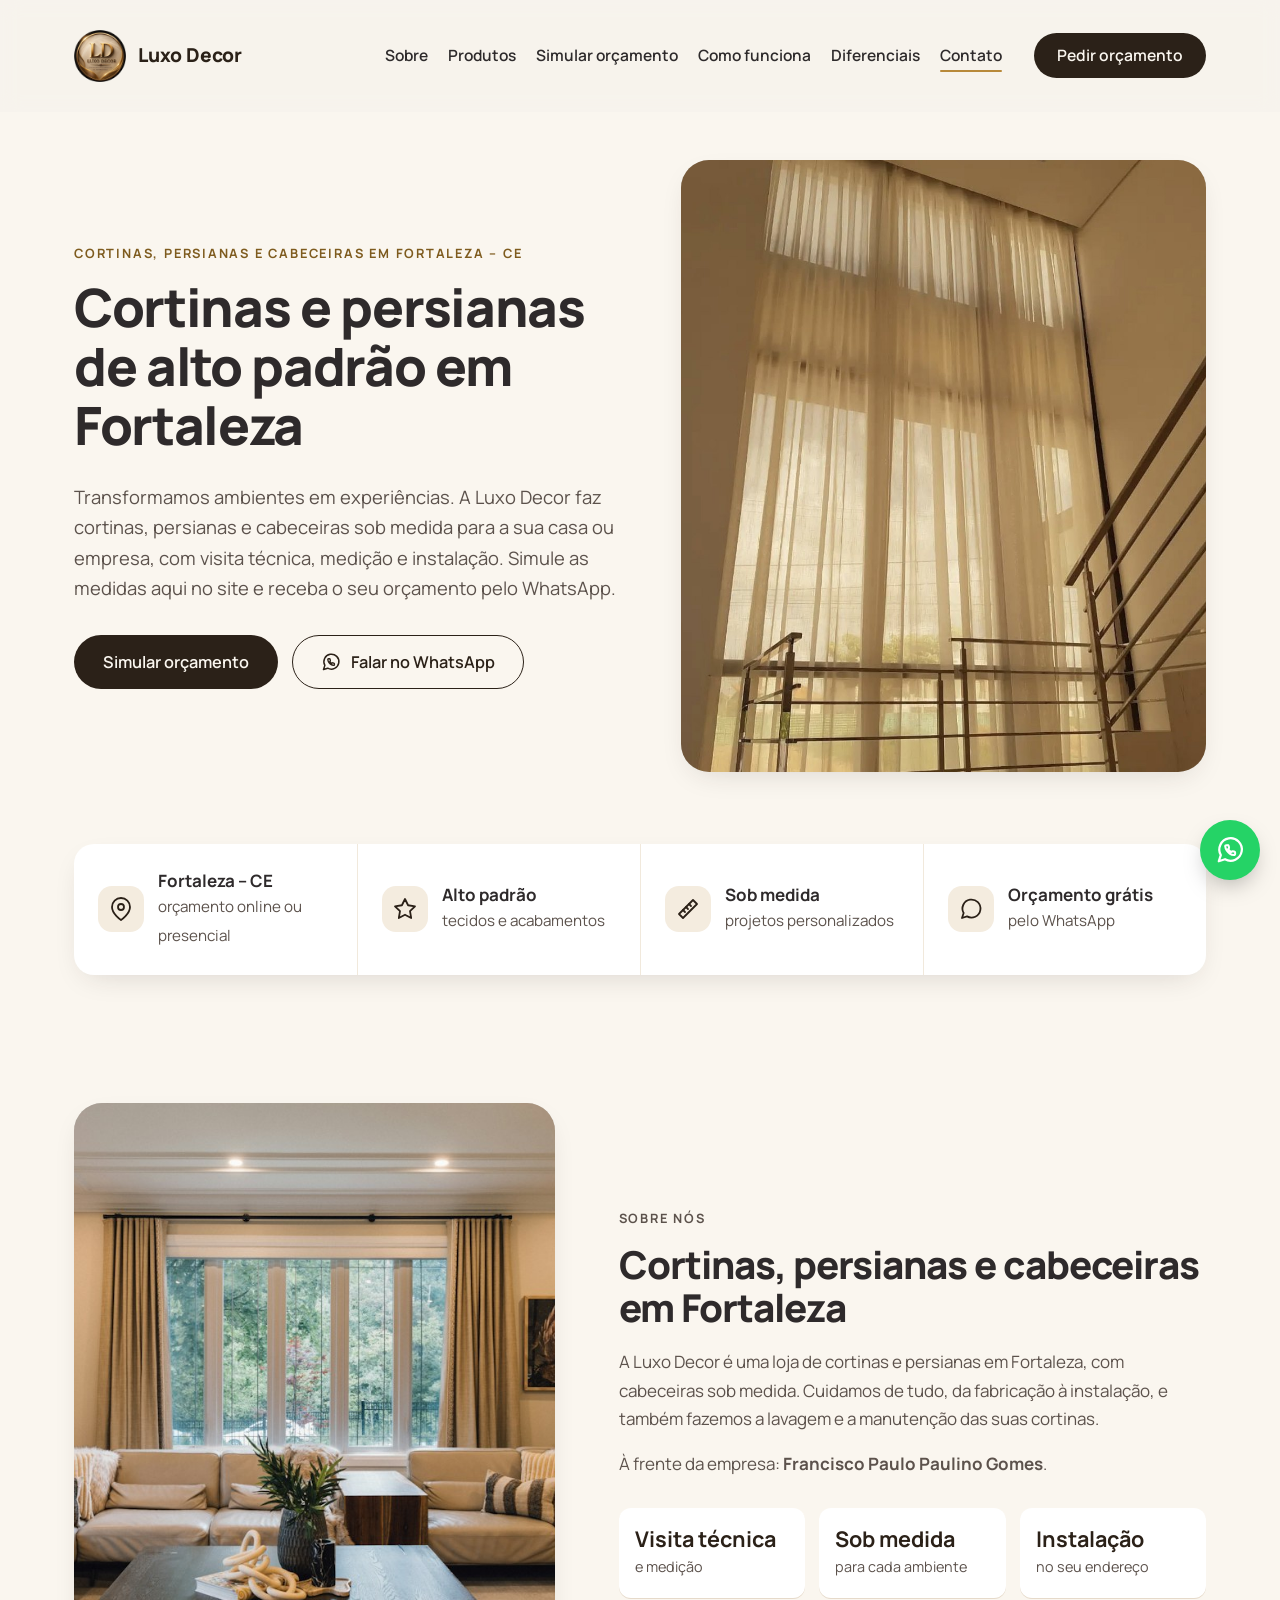
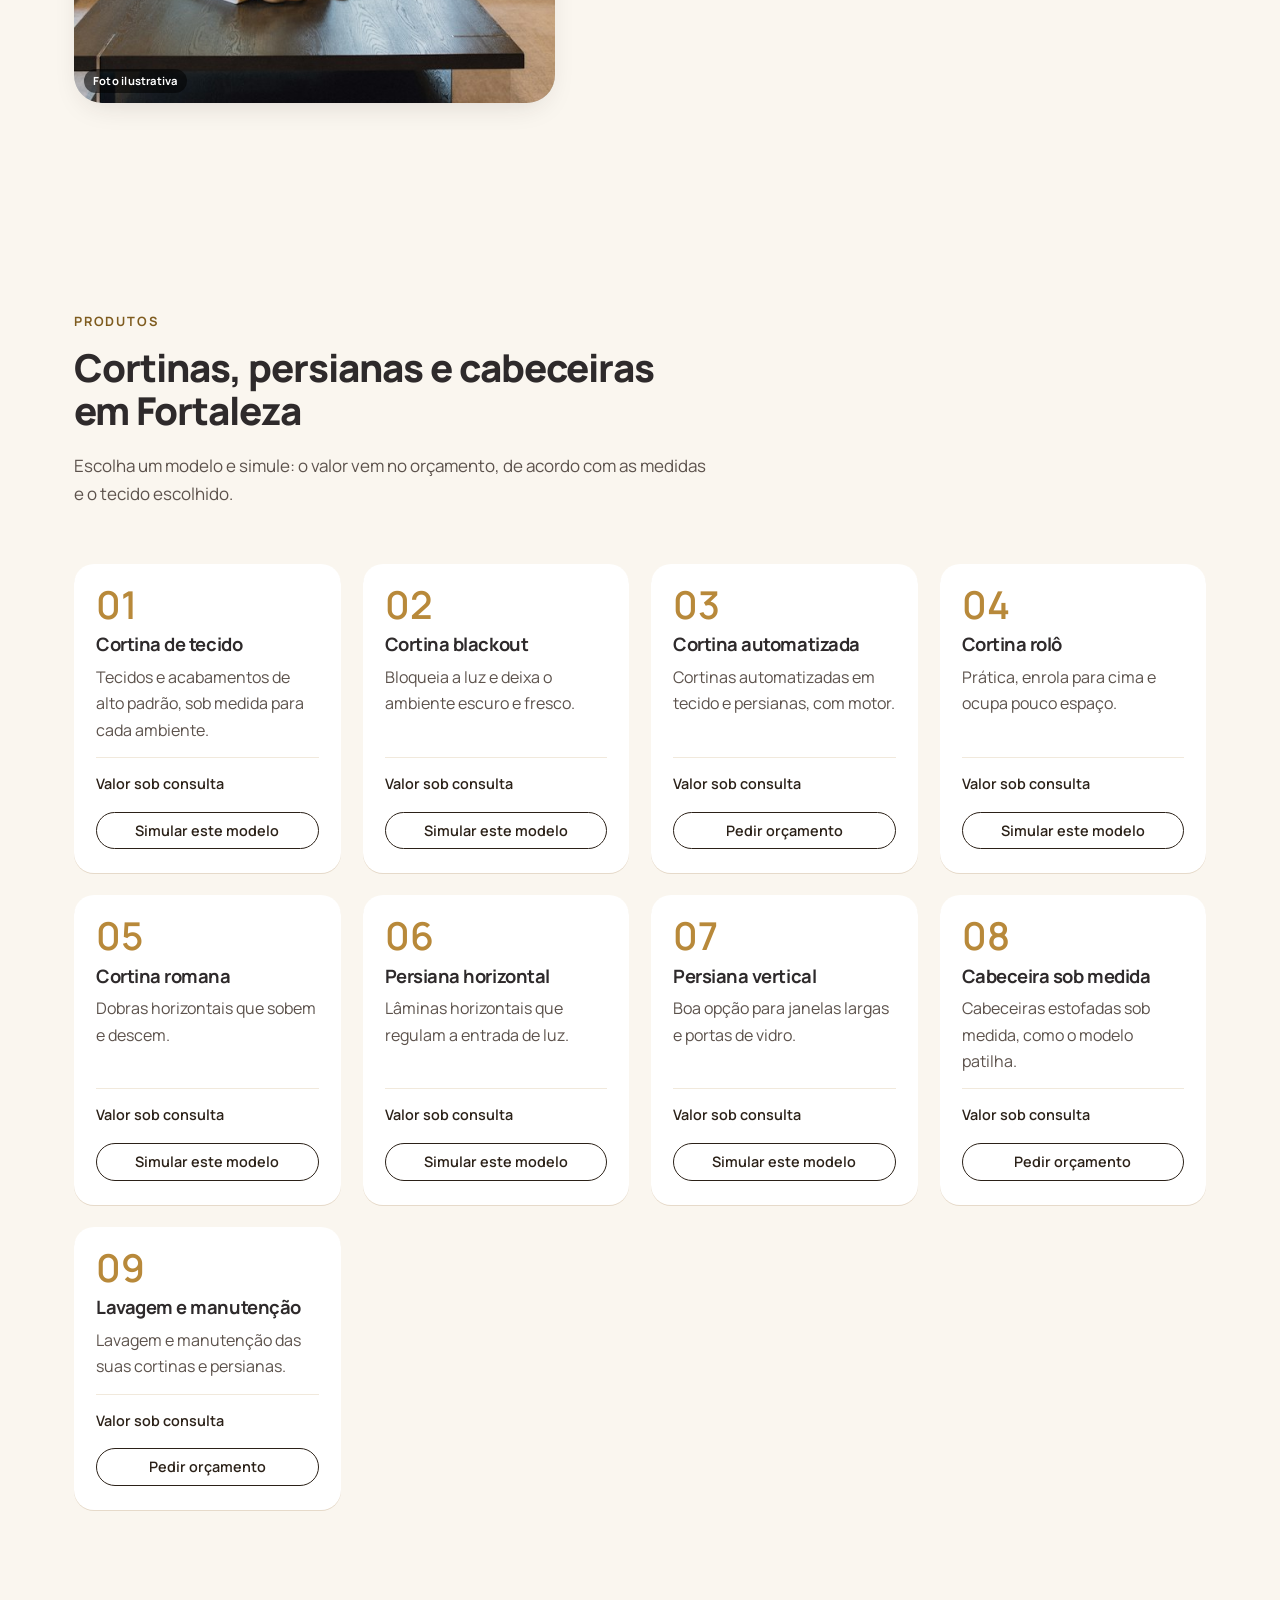
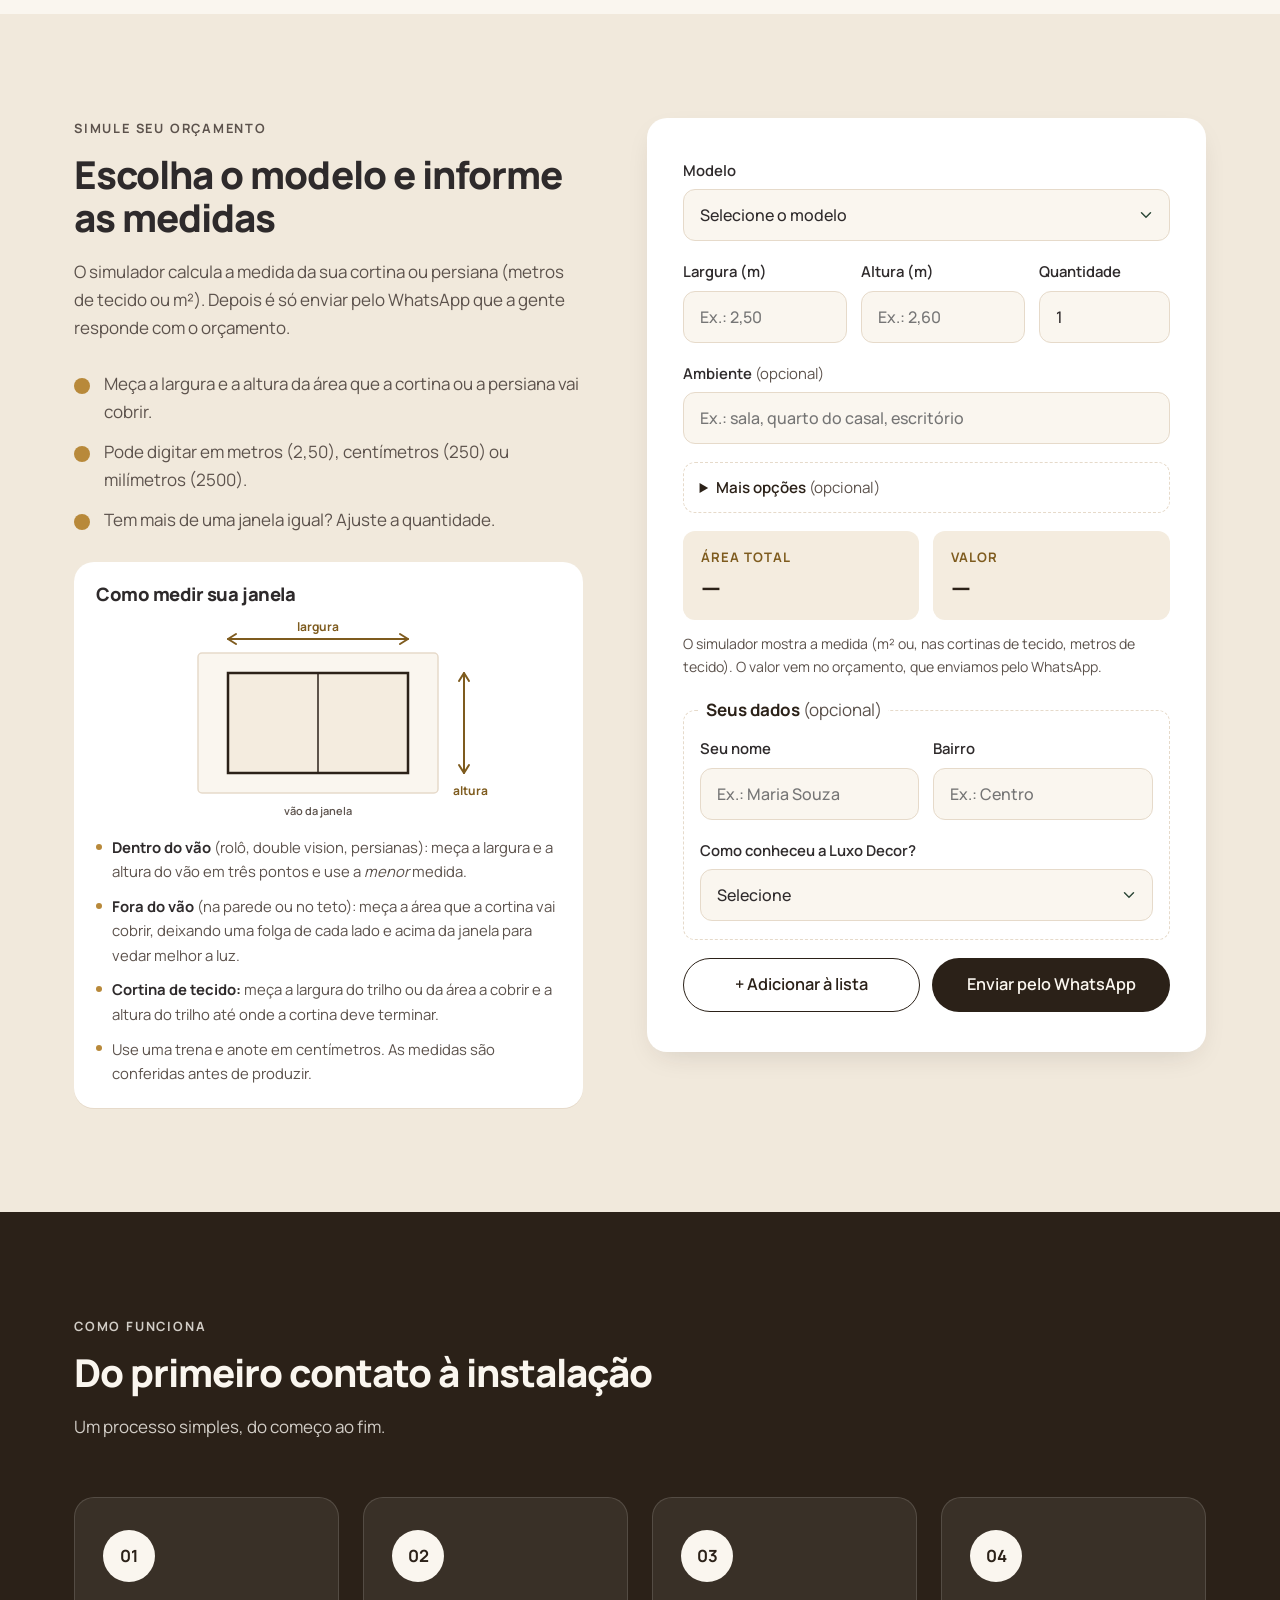
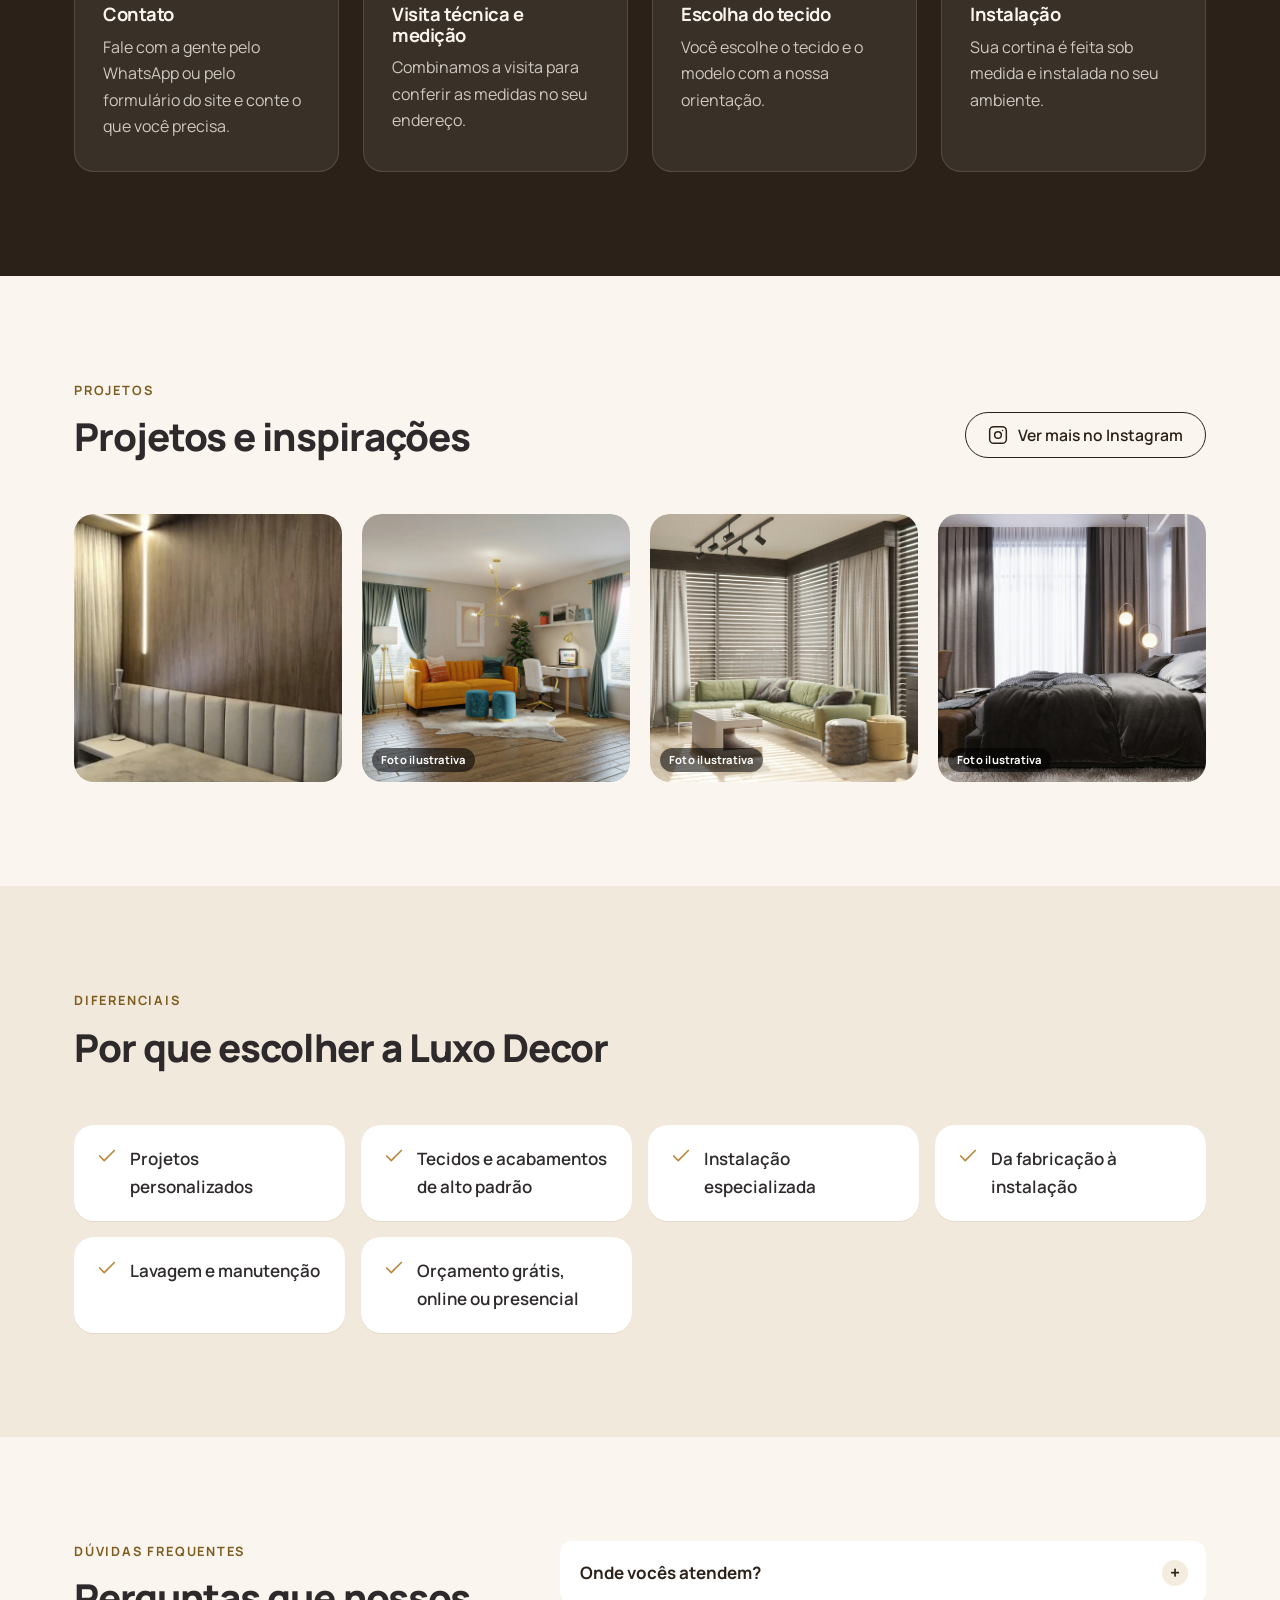
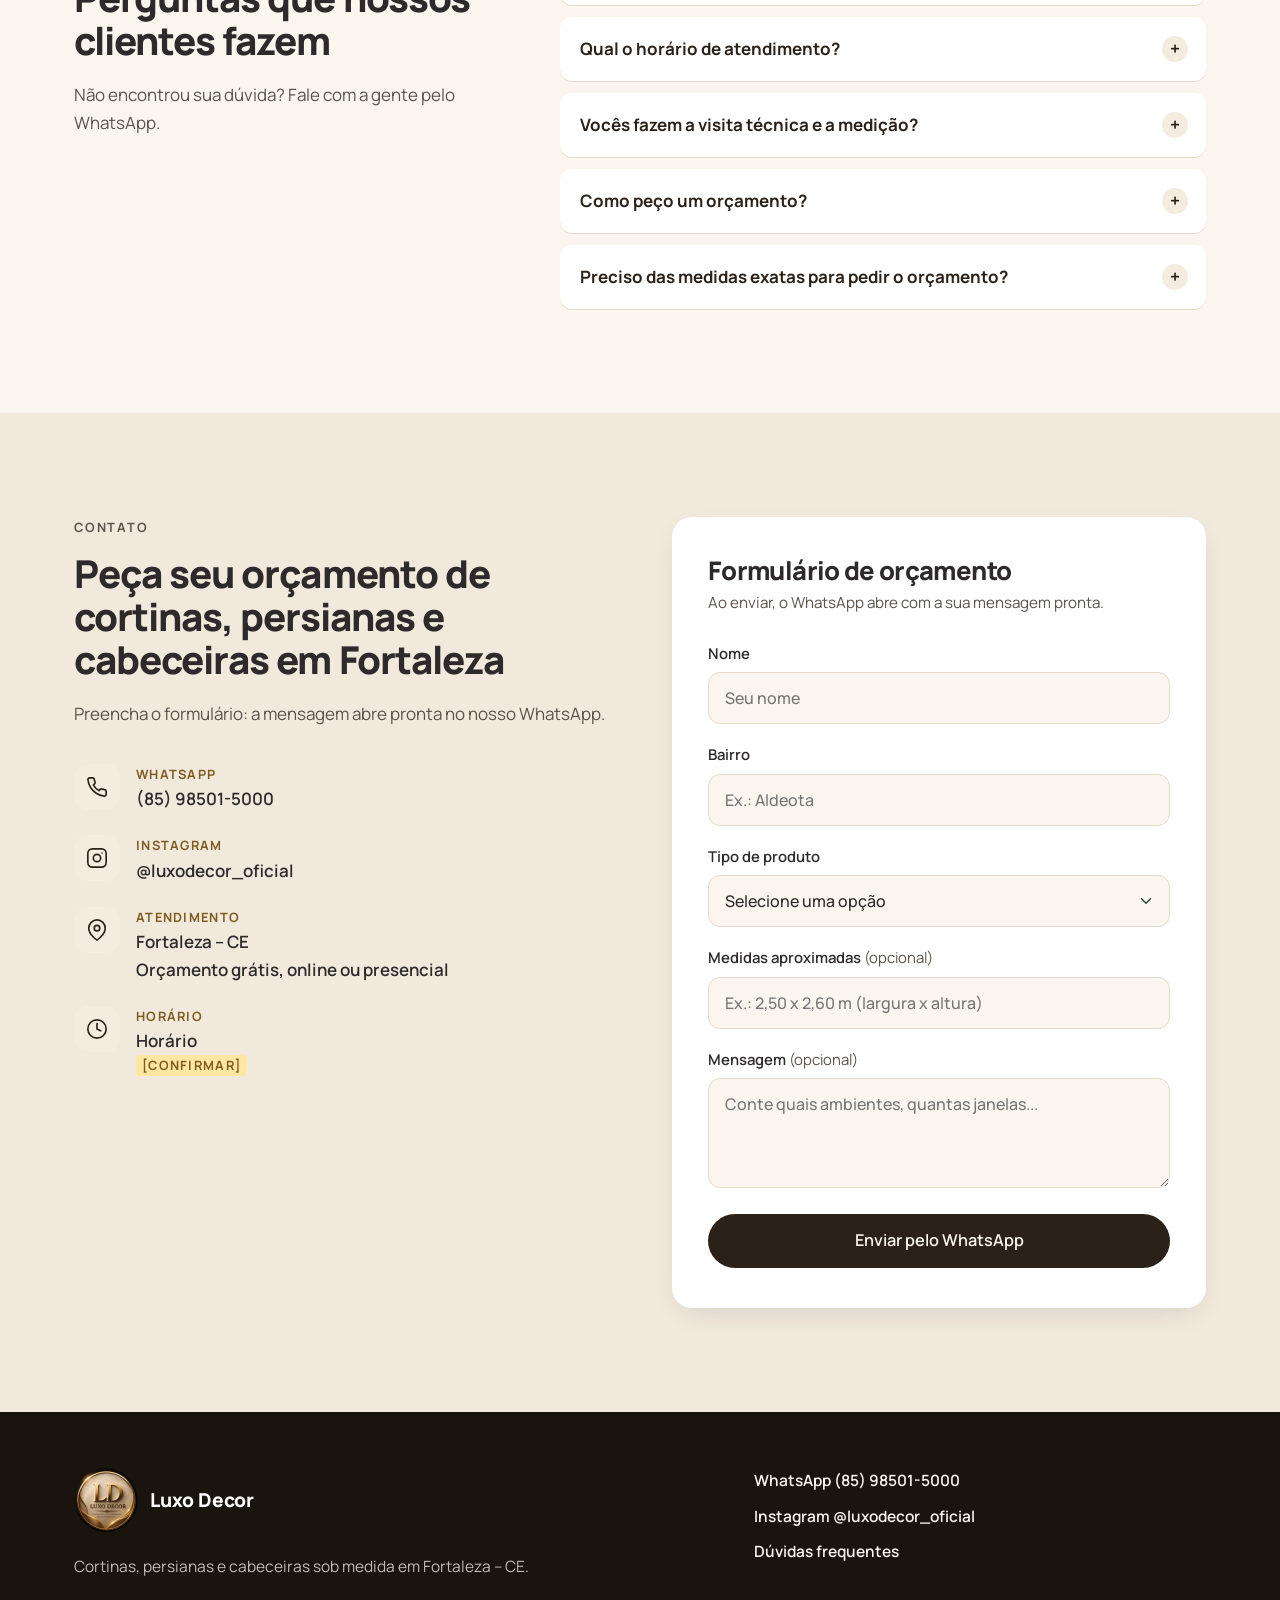
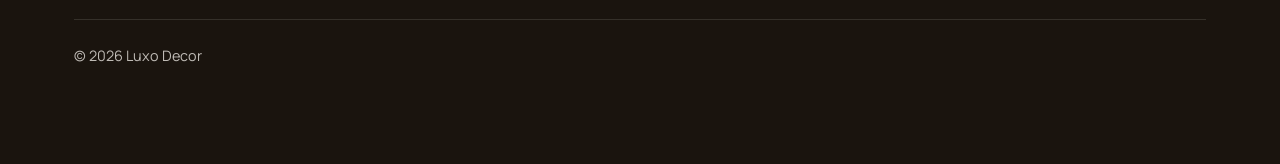
<file: index.html>
<!DOCTYPE html>
<html lang="pt-BR">
<head>
  <meta charset="UTF-8">
  <meta name="viewport" content="width=device-width, initial-scale=1">
  <title>Luxo Decor | Cortinas, persianas e cabeceiras em Fortaleza</title>
  <meta name="description" content="Luxo Decor: cortinas, persianas e cabeceiras sob medida em Fortaleza – CE. Peça seu orçamento pelo WhatsApp.">
  <meta name="theme-color" content="#2B2118">
  <!-- Prévia para apresentar à cliente: fora do Google até ser aprovada. Remova esta linha ao publicar de vez. -->
  <meta name="robots" content="noindex">
  <meta property="og:type" content="website">
  <meta property="og:locale" content="pt_BR">
  <meta property="og:site_name" content="Luxo Decor">
  <meta property="og:title" content="Cortinas, persianas e cabeceiras em Fortaleza | Luxo Decor">
  <meta property="og:description" content="Luxo Decor: cortinas, persianas e cabeceiras sob medida em Fortaleza – CE. Peça seu orçamento pelo WhatsApp.">
  <meta property="og:image" content="img/og-image.jpg">
  <meta property="og:image:alt" content="Logo da Luxo Decor">
  <meta name="twitter:card" content="summary_large_image">
  <link rel="icon" href="img/favicon.png" type="image/png">
  <link rel="apple-touch-icon" href="img/favicon-180.png">
  <link rel="preconnect" href="https://fonts.googleapis.com">
  <link rel="preconnect" href="https://fonts.gstatic.com" crossorigin>
  <link href="https://fonts.googleapis.com/css2?family=Manrope:wght@400;500;600;700;800&display=swap" rel="stylesheet">
  <link rel="stylesheet" href="css/style.css?v=1">
  <script type="application/ld+json">
  {
    "@context": "https://schema.org",
    "@type": "LocalBusiness",
    "name": "Luxo Decor",
    "description": "Luxo Decor: cortinas, persianas e cabeceiras sob medida em Fortaleza – CE. Peça seu orçamento pelo WhatsApp.",
    "telephone": "+55 85 98501-5000",
    "areaServed": {
      "@type": "City",
      "name": "Fortaleza"
    },
    "address": {
      "@type": "PostalAddress",
      "addressLocality": "Fortaleza",
      "addressRegion": "CE",
      "addressCountry": "BR"
    },
    "sameAs": [
      "https://www.instagram.com/luxodecor_oficial/"
    ],
    "logo": "img/logo.png",
    "image": "img/og-image.jpg"
  }
  </script>
</head>
<body>

  <a class="skip-link" href="#conteudo">Pular para o conteúdo</a>

  <!-- 1. CABEÇALHO -->
  <header class="header" id="topo">
    <div class="container header__inner">
      <a href="#topo" class="logo" aria-label="Luxo Decor, voltar ao início">
        <img class="logo__selo" src="img/logo.png" alt=""><span class="logo__texto">Luxo Decor</span>
      </a>

      <nav class="nav" id="menu" aria-label="Menu principal">
        <ul class="nav__list">
          <li><a href="#sobre" class="nav__link">Sobre</a></li>
          <li><a href="#modelos" class="nav__link">Produtos</a></li>
          <li><a href="#simulador" class="nav__link">Simular orçamento</a></li>
          <li><a href="#como-funciona" class="nav__link">Como funciona</a></li>
          <li><a href="#avaliacoes" class="nav__link">Diferenciais</a></li>
          <li><a href="#contato" class="nav__link">Contato</a></li>
        </ul>
        <a href="#contato" class="btn btn--primary nav__cta">Pedir orçamento</a>
      </nav>

      <button class="hamburger" type="button" aria-label="Abrir menu" aria-expanded="false" aria-controls="menu">
        <span></span><span></span><span></span>
      </button>
    </div>
  </header>

  <main id="conteudo">

    <!-- 2. HERO -->
    <section class="hero">
      <div class="container hero__inner">
        <div class="hero__text">
          <p class="eyebrow">Cortinas, persianas e cabeceiras em Fortaleza – CE</p>
          <h1>Cortinas e persianas de alto padrão em Fortaleza</h1>
          <p class="hero__lead">Transformamos ambientes em experiências. A Luxo Decor faz cortinas, persianas e cabeceiras sob medida para a sua casa ou empresa, com visita técnica, medição e instalação. Simule as medidas aqui no site e receba o seu orçamento pelo WhatsApp.</p>
          <div class="hero__actions">
            <a href="#simulador" class="btn btn--primary btn--lg">Simular orçamento</a>
            <a href="https://wa.me/5585985015000" class="btn btn--outline btn--lg" data-whatsapp data-msg="Olá, Luxo Decor! Vim pelo site e gostaria de mais informações." target="_blank" rel="noopener">
              <svg class="icon" viewBox="0 0 24 24" aria-hidden="true"><path d="M3 21l1.65-4.95A9 9 0 1 1 8 19.4L3 21z"/><g transform="translate(7.3 7.3) scale(.4)" stroke-width="4"><path d="M22 16.92v3a2 2 0 0 1-2.18 2 19.79 19.79 0 0 1-8.63-3.07 19.5 19.5 0 0 1-6-6 19.79 19.79 0 0 1-3.07-8.67A2 2 0 0 1 4.11 2h3a2 2 0 0 1 2 1.72 12.84 12.84 0 0 0 .7 2.81 2 2 0 0 1-.45 2.11L8.09 9.91a16 16 0 0 0 6 6l1.27-1.27a2 2 0 0 1 2.11-.45 12.84 12.84 0 0 0 2.81.7A2 2 0 0 1 22 16.92z"/></g></svg>
              Falar no WhatsApp
            </a>
          </div>
          
        </div>
        <figure class="media hero__media" data-label="Foto grande: ambiente com cortina instalada"><img src="img/hero.jpg" alt="Cortina instalada, trabalho da Luxo Decor" fetchpriority="high"></figure>
      </div>
    </section>

    <!-- 3. DIFERENCIAIS -->
    <section class="perks" aria-label="Nossos diferenciais">
      <div class="container">
        <ul class="perks__list">
          <li class="perk">
            <svg class="perk__icon" viewBox="0 0 24 24" aria-hidden="true"><path d="M21 10c0 7-9 13-9 13s-9-6-9-13a9 9 0 0 1 18 0z"/><circle cx="12" cy="10" r="3"/></svg>
            <div><strong>Fortaleza – CE</strong><span>orçamento online ou presencial</span></div>
          </li>
          <li class="perk">
            <svg class="perk__icon" viewBox="0 0 24 24" aria-hidden="true"><path d="m12 2 3.09 6.26L22 9.27l-5 4.87 1.18 6.88L12 17.77l-6.18 3.25L7 14.14 2 9.27l6.91-1.01z"/></svg>
            <div><strong>Alto padrão</strong><span>tecidos e acabamentos</span></div>
          </li>
          <li class="perk">
            <svg class="perk__icon" viewBox="0 0 24 24" aria-hidden="true"><path d="M3 17 17 3l4 4L7 21z"/><path d="m7 13 2 2M10 10l2 2M13 7l2 2"/></svg>
            <div><strong>Sob medida</strong><span>projetos personalizados</span></div>
          </li>
          <li class="perk">
            <svg class="perk__icon" viewBox="0 0 24 24" aria-hidden="true"><path d="M3 21l1.65-4.95A9 9 0 1 1 8 19.4L3 21z"/></svg>
            <div><strong>Orçamento grátis</strong><span>pelo WhatsApp</span></div>
          </li>
        </ul>
      </div>
    </section>

    <!-- SOBRE NÓS -->
    <section class="section" id="sobre">
      <div class="container sobre">
        <figure class="media media--ilustrativa sobre__media" data-label="Foto: equipe ou loja"><img src="img/sobre.jpg" alt="Foto ilustrativa de cortina" loading="lazy"><figcaption class="media__nota">Foto ilustrativa</figcaption></figure>
        <div class="sobre__texto">
          <p class="eyebrow">Sobre nós</p>
          <h2>Cortinas, persianas e cabeceiras em Fortaleza</h2>
          <p>A Luxo Decor é uma loja de cortinas e persianas em Fortaleza, com cabeceiras sob medida. Cuidamos de tudo, da fabricação à instalação, e também fazemos a lavagem e a manutenção das suas cortinas.</p>
          <p>À frente da empresa: <strong>Francisco Paulo Paulino Gomes</strong>.</p>
          <ul class="sobre__destaques">
            <li><strong>Visita técnica</strong><span>e medição</span></li>
            <li><strong>Sob medida</strong><span>para cada ambiente</span></li>
            <li><strong>Instalação</strong><span>no seu endereço</span></li>
          </ul>
        </div>
      </div>
    </section>

    <!-- 4. MODELOS -->
    <section class="section" id="modelos">
      <div class="container">
        <div class="section__head">
          <p class="eyebrow">Produtos</p>
          <h2>Cortinas, persianas e cabeceiras em Fortaleza</h2>
          <p>Escolha um modelo e simule: o valor vem no orçamento, de acordo com as medidas e o tecido escolhido.</p>
        </div>

        <div class="products">
          <article class="card product">
            <div class="product__body">
              <span class="product__num" aria-hidden="true">01</span>
              <h3>Cortina de tecido</h3>
              <p>Tecidos e acabamentos de alto padrão, sob medida para cada ambiente.</p>
              <p class="product__price">Valor sob consulta</p>
              <button type="button" class="btn btn--outline btn--sm product__sim" data-modelo="Cortina de tecido">Simular este modelo</button>
            </div>
          </article>
          <article class="card product">
            <div class="product__body">
              <span class="product__num" aria-hidden="true">02</span>
              <h3>Cortina blackout</h3>
              <p>Bloqueia a luz e deixa o ambiente escuro e fresco.</p>
              <p class="product__price">Valor sob consulta</p>
              <button type="button" class="btn btn--outline btn--sm product__sim" data-modelo="Cortina blackout">Simular este modelo</button>
            </div>
          </article>
          <article class="card product">
            <div class="product__body">
              <span class="product__num" aria-hidden="true">03</span>
              <h3>Cortina automatizada</h3>
              <p>Cortinas automatizadas em tecido e persianas, com motor.</p>
              <p class="product__price">Valor sob consulta</p>
              <a href="https://wa.me/5585985015000" class="btn btn--outline btn--sm product__sim" data-whatsapp data-msg="Olá, Luxo Decor! Vim pelo site e gostaria de um orçamento de cortina automatizada." target="_blank" rel="noopener">Pedir orçamento</a>
            </div>
          </article>
          <article class="card product">
            <div class="product__body">
              <span class="product__num" aria-hidden="true">04</span>
              <h3>Cortina rolô</h3>
              <p>Prática, enrola para cima e ocupa pouco espaço.</p>
              <p class="product__price">Valor sob consulta</p>
              <button type="button" class="btn btn--outline btn--sm product__sim" data-modelo="Cortina rolô">Simular este modelo</button>
            </div>
          </article>
          <article class="card product">
            <div class="product__body">
              <span class="product__num" aria-hidden="true">05</span>
              <h3>Cortina romana</h3>
              <p>Dobras horizontais que sobem e descem.</p>
              <p class="product__price">Valor sob consulta</p>
              <button type="button" class="btn btn--outline btn--sm product__sim" data-modelo="Cortina romana">Simular este modelo</button>
            </div>
          </article>
          <article class="card product">
            <div class="product__body">
              <span class="product__num" aria-hidden="true">06</span>
              <h3>Persiana horizontal</h3>
              <p>Lâminas horizontais que regulam a entrada de luz.</p>
              <p class="product__price">Valor sob consulta</p>
              <button type="button" class="btn btn--outline btn--sm product__sim" data-modelo="Persiana horizontal">Simular este modelo</button>
            </div>
          </article>
          <article class="card product">
            <div class="product__body">
              <span class="product__num" aria-hidden="true">07</span>
              <h3>Persiana vertical</h3>
              <p>Boa opção para janelas largas e portas de vidro.</p>
              <p class="product__price">Valor sob consulta</p>
              <button type="button" class="btn btn--outline btn--sm product__sim" data-modelo="Persiana vertical">Simular este modelo</button>
            </div>
          </article>
          <article class="card product">
            <div class="product__body">
              <span class="product__num" aria-hidden="true">08</span>
              <h3>Cabeceira sob medida</h3>
              <p>Cabeceiras estofadas sob medida, como o modelo patilha.</p>
              <p class="product__price">Valor sob consulta</p>
              <a href="https://wa.me/5585985015000" class="btn btn--outline btn--sm product__sim" data-whatsapp data-msg="Olá, Luxo Decor! Vim pelo site e gostaria de um orçamento de cabeceira sob medida." target="_blank" rel="noopener">Pedir orçamento</a>
            </div>
          </article>
          <article class="card product">
            <div class="product__body">
              <span class="product__num" aria-hidden="true">09</span>
              <h3>Lavagem e manutenção</h3>
              <p>Lavagem e manutenção das suas cortinas e persianas.</p>
              <p class="product__price">Valor sob consulta</p>
              <a href="https://wa.me/5585985015000" class="btn btn--outline btn--sm product__sim" data-whatsapp data-msg="Olá, Luxo Decor! Vim pelo site e gostaria de um orçamento de lavagem e manutenção." target="_blank" rel="noopener">Pedir orçamento</a>
            </div>
          </article>
        </div>
      </div>
    </section>

    <!-- 4b. SIMULADOR DE ORÇAMENTO -->
    <section class="section section--soft" id="simulador">
      <div class="container sim">
        <div class="sim__intro">
          <p class="eyebrow">Simule seu orçamento</p>
          <h2>Escolha o modelo e informe as medidas</h2>
          <p>O simulador calcula a medida da sua cortina ou persiana (metros de tecido ou m²). Depois é só enviar pelo WhatsApp que a gente responde com o orçamento.</p>
          <ul class="sim__tips">
            <li>Meça a largura e a altura da área que a cortina ou a persiana vai cobrir.</li>
            <li>Pode digitar em metros (2,50), centímetros (250) ou milímetros (2500).</li>
            <li>Tem mais de uma janela igual? Ajuste a quantidade.</li>
          </ul>
          <div class="medir">
            <h3>Como medir sua janela</h3>
            <svg class="medir__desenho" viewBox="0 0 340 210" role="img" aria-label="Desenho de uma janela mostrando onde medir a largura e a altura">
              <rect x="40" y="38" width="240" height="140" rx="4" class="medir__parede"/>
              <rect x="70" y="58" width="180" height="100" class="medir__vao"/>
              <line x1="160" y1="58" x2="160" y2="158" class="medir__divisao"/>
              <line x1="70" y1="24" x2="250" y2="24" class="medir__seta"/>
              <polyline points="78,19 70,24 78,29" class="medir__seta"/>
              <polyline points="242,19 250,24 242,29" class="medir__seta"/>
              <text x="160" y="16" class="medir__texto">largura</text>
              <line x1="306" y1="58" x2="306" y2="158" class="medir__seta"/>
              <polyline points="301,66 306,58 311,66" class="medir__seta"/>
              <polyline points="301,150 306,158 311,150" class="medir__seta"/>
              <text x="312" y="180" class="medir__texto">altura</text>
              <text x="160" y="200" class="medir__legenda">vão da janela</text>
            </svg>
            <ul class="medir__passos">
              <li><strong>Dentro do vão</strong> (rolô, double vision, persianas): meça a largura e a altura do vão em três pontos e use a <em>menor</em> medida.</li>
              <li><strong>Fora do vão</strong> (na parede ou no teto): meça a área que a cortina vai cobrir, deixando uma folga de cada lado e acima da janela para vedar melhor a luz.</li>
              <li><strong>Cortina de tecido:</strong> meça a largura do trilho ou da área a cobrir e a altura do trilho até onde a cortina deve terminar.</li>
              <li>Use uma trena e anote em centímetros. As medidas são conferidas antes de produzir.</li>
            </ul>
          </div>
        </div>

        <form class="card form sim__form" id="form-simulador" novalidate>
          <div class="field">
            <label for="sim-modelo">Modelo</label>
            <select id="sim-modelo" name="modelo" required>
              <option value="" disabled selected>Selecione o modelo</option>
              <optgroup label="Cortinas (por metro de tecido)">
                <option data-calculo="tecido">Cortina de tecido</option>
                <option data-calculo="tecido">Cortina blackout</option>
              </optgroup>
              <optgroup label="Cortinas e persianas (por m²)">
                <option>Cortina rolô</option>
                <option>Cortina romana</option>
                <option>Persiana horizontal</option>
                <option>Persiana vertical</option>
              </optgroup>
              <optgroup label="Outros">
                <option>Outro modelo</option>
              </optgroup>
            </select>
          </div>

          <div class="sim__row">
            <div class="field">
              <label for="sim-largura">Largura (m)</label>
              <input type="text" id="sim-largura" name="largura" inputmode="decimal" maxlength="7" autocomplete="off" placeholder="Ex.: 2,50" required>
            </div>
            <div class="field">
              <label for="sim-altura">Altura (m)</label>
              <input type="text" id="sim-altura" name="altura" inputmode="decimal" maxlength="7" autocomplete="off" placeholder="Ex.: 2,60" required>
            </div>
            <div class="field sim__qtd">
              <label for="sim-qtd">Quantidade</label>
              <input type="text" id="sim-qtd" name="quantidade" inputmode="numeric" maxlength="2" autocomplete="off" value="1" required>
            </div>
          </div>

          <div class="field">
            <label for="sim-ambiente">Ambiente <span class="field__opt">(opcional)</span></label>
            <input type="text" id="sim-ambiente" name="ambiente" placeholder="Ex.: sala, quarto do casal, escritório">
          </div>

          <!-- Acessório opcional: aparece só nos modelos com data-guia (cortina rolô) -->
          <label class="sim__opcional" id="sim-guia-campo" hidden>
            <input type="checkbox" id="sim-guia" name="guia">
            Incluir guia <span class="field__opt">(opcional)</span>
          </label>

          <details class="sim__extras">
            <summary>Mais opções <span class="field__opt">(opcional)</span></summary>
            <div class="sim__row sim__row--2">
              <div class="field">
                <label for="sim-acionamento">Acionamento</label>
                <select id="sim-acionamento" name="acionamento">
                  <option value="">Tanto faz</option>
                  <option>Manual</option>
                  <option>Motorizado</option>
                </select>
              </div>
              <div class="field">
                <label for="sim-comando">Lado do comando</label>
                <select id="sim-comando" name="comando">
                  <option value="">Tanto faz</option>
                  <option>Esquerdo</option>
                  <option>Direito</option>
                </select>
              </div>
              <div class="field">
                <label for="sim-instalacao">Instalação</label>
                <select id="sim-instalacao" name="instalacao">
                  <option value="">Não sei</option>
                  <option>Dentro do vão</option>
                  <option>Fora do vão (na parede)</option>
                  <option>No teto</option>
                </select>
              </div>
              <div class="field">
                <label for="sim-cor">Cor ou tecido</label>
                <input type="text" id="sim-cor" name="cor" placeholder="Ex.: linho bege, blackout branco">
              </div>
            </div>
          </details>

          <div class="sim__result" aria-live="polite">
            <div>
              <span id="sim-area-rotulo">Área total</span>
              <strong id="sim-area">—</strong>
            </div>
            <div>
              <span>Valor</span>
              <strong id="sim-valor">—</strong>
            </div>
          </div>
          <p class="sim__note sim__calculo" id="sim-calculo" hidden></p>
          <p class="sim__condicoes" id="sim-condicoes" hidden></p>
          <p class="sim__note" id="sim-nota">O simulador mostra a medida (m² ou, nas cortinas de tecido, metros de tecido). O valor vem no orçamento, que enviamos pelo WhatsApp.</p>

          <fieldset class="sim__cliente">
            <legend>Seus dados <span class="field__opt">(opcional)</span></legend>
            <div class="sim__row sim__row--2">
              <div class="field">
                <label for="sim-cliente">Seu nome</label>
                <input type="text" id="sim-cliente" name="cliente" autocomplete="name" maxlength="60" placeholder="Ex.: Maria Souza">
              </div>
              <div class="field">
                <label for="sim-bairro">Bairro</label>
                <input type="text" id="sim-bairro" name="bairro" maxlength="40" placeholder="Ex.: Centro">
              </div>
            </div>
            <div class="field">
              <label for="sim-origem">Como conheceu a Luxo Decor?</label>
              <select id="sim-origem" name="origem">
                <option value="">Selecione</option>
                <option>Instagram</option>
                <option>Google</option>
                <option>Indicação de amigo ou parente</option>
                <option>Arquiteto ou decorador</option>
                <option>Já sou cliente</option>
                <option>Outro</option>
              </select>
            </div>
          </fieldset>

          <p class="form__error" role="alert" hidden></p>

          <div class="sim__actions">
            <button type="button" class="btn btn--outline btn--lg" id="sim-adicionar">+ Adicionar à lista</button>
            <button type="submit" class="btn btn--primary btn--lg">Enviar pelo WhatsApp</button>
          </div>

          <div class="sim__lista" id="sim-lista" hidden>
            <h3>Sua lista de orçamento</h3>
            <ul id="sim-itens"></ul>
            <p class="sim__total">Valor: <strong id="sim-total">—</strong></p>
            <p class="sim__condicoes" id="sim-total-condicoes" hidden></p>
            <p class="sim__note">Tem mais janelas? Preencha as medidas acima e clique em "Adicionar à lista". Ao enviar, a lista inteira vai em uma única mensagem.</p>
          </div>
        </form>
      </div>
    </section>

    <!-- 5. COMO FUNCIONA -->
    <section class="section section--green" id="como-funciona">
      <div class="container">
        <div class="section__head">
          <p class="eyebrow eyebrow--light">Como funciona</p>
          <h2>Do primeiro contato à instalação</h2>
          <p>Um processo simples, do começo ao fim.</p>
        </div>

        <ol class="steps">
          <li class="step">
            <span class="step__num" aria-hidden="true">01</span>
            <h3>Contato</h3>
            <p>Fale com a gente pelo WhatsApp ou pelo formulário do site e conte o que você precisa.</p>
          </li>
          <li class="step">
            <span class="step__num" aria-hidden="true">02</span>
            <h3>Visita técnica e medição</h3>
            <p>Combinamos a visita para conferir as medidas no seu endereço.</p>
          </li>
          <li class="step">
            <span class="step__num" aria-hidden="true">03</span>
            <h3>Escolha do tecido</h3>
            <p>Você escolhe o tecido e o modelo com a nossa orientação.</p>
          </li>
          <li class="step">
            <span class="step__num" aria-hidden="true">04</span>
            <h3>Instalação</h3>
            <p>Sua cortina é feita sob medida e instalada no seu ambiente.</p>
          </li>
        </ol>
      </div>
    </section>

    <!-- 6. PROJETOS -->
    <section class="section" id="projetos">
      <div class="container">
        <div class="section__head section__head--row">
          <div>
            <p class="eyebrow">Projetos</p>
            <h2>Projetos e inspirações</h2>
          </div>
          <a href="https://www.instagram.com/luxodecor_oficial/" class="btn btn--outline" target="_blank" rel="noopener" data-instagram>
            <svg class="icon" viewBox="0 0 24 24" aria-hidden="true"><rect x="2" y="2" width="20" height="20" rx="5"/><circle cx="12" cy="12" r="4"/><path d="M17.5 6.5h.01"/></svg>
            Ver mais no Instagram
          </a>
        </div>

        <div class="gallery gallery--4">
          <figure class="media gallery__item" data-label="Projeto"><img src="img/projeto-01.jpg" alt="Projeto da Luxo Decor" loading="lazy"></figure>
          <figure class="media media--ilustrativa gallery__item" data-label="Projeto"><img src="img/projeto-02.jpg" alt="Foto ilustrativa de cortina" loading="lazy"><figcaption class="media__nota">Foto ilustrativa</figcaption></figure>
          <figure class="media media--ilustrativa gallery__item" data-label="Projeto"><img src="img/projeto-03.jpg" alt="Foto ilustrativa de cortina" loading="lazy"><figcaption class="media__nota">Foto ilustrativa</figcaption></figure>
          <figure class="media media--ilustrativa gallery__item" data-label="Projeto"><img src="img/projeto-04.jpg" alt="Foto ilustrativa de cortina" loading="lazy"><figcaption class="media__nota">Foto ilustrativa</figcaption></figure>
        </div>
      </div>
    </section>

    <!-- DIFERENCIAIS (o que a empresa divulga no Instagram) -->
    <section class="section section--soft" id="avaliacoes">
      <div class="container">
        <div class="section__head">
          <p class="eyebrow">Diferenciais</p>
          <h2>Por que escolher a Luxo Decor</h2>
        </div>
        <ul class="avaliacoes__lista">
          <li class="card"><svg class="icon" viewBox="0 0 24 24" aria-hidden="true"><path d="M20 6 9 17l-5-5"/></svg><span>Projetos personalizados</span></li>
          <li class="card"><svg class="icon" viewBox="0 0 24 24" aria-hidden="true"><path d="M20 6 9 17l-5-5"/></svg><span>Tecidos e acabamentos de alto padrão</span></li>
          <li class="card"><svg class="icon" viewBox="0 0 24 24" aria-hidden="true"><path d="M20 6 9 17l-5-5"/></svg><span>Instalação especializada</span></li>
          <li class="card"><svg class="icon" viewBox="0 0 24 24" aria-hidden="true"><path d="M20 6 9 17l-5-5"/></svg><span>Da fabricação à instalação</span></li>
          <li class="card"><svg class="icon" viewBox="0 0 24 24" aria-hidden="true"><path d="M20 6 9 17l-5-5"/></svg><span>Lavagem e manutenção</span></li>
          <li class="card"><svg class="icon" viewBox="0 0 24 24" aria-hidden="true"><path d="M20 6 9 17l-5-5"/></svg><span>Orçamento grátis, online ou presencial</span></li>
        </ul>
      </div>
    </section>

    <!-- PERGUNTAS FREQUENTES -->
    <section class="section" id="duvidas">
      <div class="container faq">
        <div class="section__head">
          <p class="eyebrow">Dúvidas frequentes</p>
          <h2>Perguntas que nossos clientes fazem</h2>
          <p>Não encontrou sua dúvida? Fale com a gente pelo WhatsApp.</p>
        </div>

        <div class="faq__lista">
          <details class="faq__item">
            <summary>Onde vocês atendem?</summary>
            <p>Em Fortaleza – CE. O orçamento é grátis e pode ser online ou presencial.</p>
          </details>
          <details class="faq__item">
            <summary>Qual o horário de atendimento?</summary>
            <p>Horário <span class="confirmar">[confirmar]</span>.</p>
          </details>
          <details class="faq__item">
            <summary>Vocês fazem a visita técnica e a medição?</summary>
            <p>Sim. Depois do primeiro contato, combinamos a visita para conferir as medidas no seu endereço.</p>
          </details>
          <details class="faq__item">
            <summary>Como peço um orçamento?</summary>
            <p>Use o simulador aqui do site ou o formulário de contato: a mensagem chega pronta no nosso WhatsApp. Se preferir, chame direto no WhatsApp (85) 98501-5000.</p>
          </details>
          <details class="faq__item">
            <summary>Preciso das medidas exatas para pedir o orçamento?</summary>
            <p>Não. Medidas aproximadas já servem; as medidas finais são conferidas na visita técnica.</p>
          </details>
        </div>
      </div>
    </section>

    <!-- 7. CONTATO -->
    <section class="section section--soft" id="contato">
      <div class="container contact">
        <div class="contact__info">
          <p class="eyebrow">Contato</p>
          <h2>Peça seu orçamento de cortinas, persianas e cabeceiras em Fortaleza</h2>
          <p>Preencha o formulário: a mensagem abre pronta no nosso WhatsApp.</p>

          <ul class="contact__list">
            <li>
              <svg class="icon" viewBox="0 0 24 24" aria-hidden="true"><path d="M22 16.92v3a2 2 0 0 1-2.18 2 19.79 19.79 0 0 1-8.63-3.07 19.5 19.5 0 0 1-6-6 19.79 19.79 0 0 1-3.07-8.67A2 2 0 0 1 4.11 2h3a2 2 0 0 1 2 1.72 12.84 12.84 0 0 0 .7 2.81 2 2 0 0 1-.45 2.11L8.09 9.91a16 16 0 0 0 6 6l1.27-1.27a2 2 0 0 1 2.11-.45 12.84 12.84 0 0 0 2.81.7A2 2 0 0 1 22 16.92z"/></svg>
              <div><span>WhatsApp</span><a href="https://wa.me/5585985015000" data-whatsapp target="_blank" rel="noopener">(85) 98501-5000</a></div>
            </li>
            <li>
              <svg class="icon" viewBox="0 0 24 24" aria-hidden="true"><rect x="2" y="2" width="20" height="20" rx="5"/><circle cx="12" cy="12" r="4"/><path d="M17.5 6.5h.01"/></svg>
              <div><span>Instagram</span><a href="https://www.instagram.com/luxodecor_oficial/" data-instagram target="_blank" rel="noopener">@luxodecor_oficial</a></div>
            </li>
            <li>
              <svg class="icon" viewBox="0 0 24 24" aria-hidden="true"><path d="M21 10c0 7-9 13-9 13s-9-6-9-13a9 9 0 0 1 18 0z"/><circle cx="12" cy="10" r="3"/></svg>
              <div><span>Atendimento</span><p>Fortaleza – CE<br>Orçamento grátis, online ou presencial</p></div>
            </li>
            <li>
              <svg class="icon" viewBox="0 0 24 24" aria-hidden="true"><circle cx="12" cy="12" r="10"/><path d="M12 6v6l4 2"/></svg>
              <div><span>Horário</span><p>Horário <span class="confirmar">[confirmar]</span></p></div>
            </li>
          </ul>
        </div>

        <form class="card form" id="form-orcamento" novalidate>
          <h3>Formulário de orçamento</h3>
          <p class="form__hint">Ao enviar, o WhatsApp abre com a sua mensagem pronta.</p>

          <div class="field">
            <label for="nome">Nome</label>
            <input type="text" id="nome" name="nome" autocomplete="name" placeholder="Seu nome" required>
          </div>

          <div class="field">
            <label for="bairro">Bairro</label>
            <input type="text" id="bairro" name="bairro" autocomplete="address-level3" placeholder="Ex.: Aldeota" required>
          </div>

          <div class="field">
            <label for="produto">Tipo de produto</label>
            <select id="produto" name="produto" required>
              <option value="" disabled selected>Selecione uma opção</option>
              <option>Cortina de tecido</option>
              <option>Cortina blackout</option>
              <option>Cortina automatizada</option>
              <option>Cortina rolô</option>
              <option>Cortina romana</option>
              <option>Persiana horizontal</option>
              <option>Persiana vertical</option>
              <option>Cabeceira sob medida</option>
              <option>Lavagem e manutenção</option>
              <option>Outro / ainda não sei</option>
            </select>
          </div>

          <div class="field">
            <label for="medidas">Medidas aproximadas <span class="field__opt">(opcional)</span></label>
            <input type="text" id="medidas" name="medidas" placeholder="Ex.: 2,50 x 2,60 m (largura x altura)">
          </div>

          <div class="field">
            <label for="mensagem">Mensagem <span class="field__opt">(opcional)</span></label>
            <textarea id="mensagem" name="mensagem" rows="3" placeholder="Conte quais ambientes, quantas janelas..."></textarea>
          </div>

          <p class="form__error" role="alert" hidden></p>

          <button type="submit" class="btn btn--primary btn--lg btn--block">Enviar pelo WhatsApp</button>
        </form>
      </div>

    </section>
  </main>

  <!-- 8. RODAPÉ -->
  <footer class="footer">
    <div class="container footer__inner">
      <div class="footer__brand">
        <a href="#topo" class="logo logo--light" aria-label="Luxo Decor, voltar ao início">
          <img class="logo__selo" src="img/logo.png" alt=""><span class="logo__texto">Luxo Decor</span>
        </a>
        <p>Cortinas, persianas e cabeceiras sob medida em Fortaleza – CE.</p>
      </div>

      <ul class="footer__links">
        <li><a href="https://wa.me/5585985015000" target="_blank" rel="noopener" data-whatsapp>WhatsApp (85) 98501-5000</a></li>
        <li><a href="https://www.instagram.com/luxodecor_oficial/" target="_blank" rel="noopener" data-instagram>Instagram @luxodecor_oficial</a></li>
        <li><a href="#duvidas">Dúvidas frequentes</a></li>
      </ul>

      <p class="footer__legal">© <span id="ano">2026</span> Luxo Decor</p>
    </div>
  </footer>

  <!-- Botão flutuante de WhatsApp -->
  <a href="https://wa.me/5585985015000" class="whatsapp-float" data-whatsapp data-msg="Olá, Luxo Decor! Vim pelo site e gostaria de um orçamento." target="_blank" rel="noopener" aria-label="Conversar no WhatsApp">
    <svg viewBox="0 0 24 24" aria-hidden="true"><path d="M3 21l1.65-4.95A9 9 0 1 1 8 19.4L3 21z"/><g transform="translate(7.3 7.3) scale(.4)" stroke-width="4"><path d="M22 16.92v3a2 2 0 0 1-2.18 2 19.79 19.79 0 0 1-8.63-3.07 19.5 19.5 0 0 1-6-6 19.79 19.79 0 0 1-3.07-8.67A2 2 0 0 1 4.11 2h3a2 2 0 0 1 2 1.72 12.84 12.84 0 0 0 .7 2.81 2 2 0 0 1-.45 2.11L8.09 9.91a16 16 0 0 0 6 6l1.27-1.27a2 2 0 0 1 2.11-.45 12.84 12.84 0 0 0 2.81.7A2 2 0 0 1 22 16.92z"/></g></svg>
  </a>

  <script src="js/main.js?v=1" defer></script>
</body>
</html>
</file>
<file: css/style.css>
/* =========================================================
   Luxo Decor — estilos
   ========================================================= */

:root {
  --azul: #2B2118;
  --azul-escuro: #1A140E;
  --azul-claro: #F4ECDF;
  --areia: #FAF6EF;
  --areia-escura: #F1E9DC;
  --laranja: #B8893A;
  --laranja-texto: #7E5B1E;
  --grafite: #2E2A2B;
  --texto-suave: #5C524C;
  --branco: #ffffff;
  --borda: #E6DACA;
  --placeholder: #d6d4cf;

  --fonte-titulo: "Manrope", system-ui, sans-serif;
  --fonte-texto: "Manrope", system-ui, -apple-system, "Segoe UI", sans-serif;

  --raio: 20px;
  --raio-sm: 12px;
  --sombra: 0 10px 30px -12px rgba(42, 35, 32, .18);
  --header-h: 112px;
  --container: 1180px;
}

/* ---------- Base ---------- */
*,
*::before,
*::after { box-sizing: border-box; }

html {
  scroll-behavior: smooth;
  -webkit-text-size-adjust: 100%;
}

body {
  margin: 0;
  font-family: var(--fonte-texto);
  font-size: 1.0625rem;
  line-height: 1.65;
  color: var(--grafite);
  background: var(--areia);
  -webkit-font-smoothing: antialiased;
}

body.menu-aberto { overflow: hidden; }

h1, h2, h3 {
  font-family: var(--fonte-titulo);
  line-height: 1.12;
  letter-spacing: -.02em;
  margin: 0 0 .5em;
  font-weight: 600;
}
h1 { font-size: clamp(2.4rem, 5.2vw, 4.1rem); }
h2 { font-size: clamp(1.9rem, 3.6vw, 2.75rem); }
h3 { font-size: 1.3rem; }

p { margin: 0 0 1em; }
a { color: inherit; }
img { display: block; max-width: 100%; height: auto; }
ul, ol { list-style: none; margin: 0; padding: 0; }
figure, blockquote { margin: 0; }
address { font-style: normal; }

section[id] { scroll-margin-top: calc(var(--header-h) + 8px); }

.container {
  width: 100%;
  max-width: var(--container);
  margin-inline: auto;
  padding-inline: 24px;
}

.skip-link {
  position: absolute;
  left: 16px;
  top: -60px;
  z-index: 200;
  background: var(--azul);
  color: var(--areia);
  padding: 10px 16px;
  border-radius: var(--raio-sm);
}
.skip-link:focus { top: 12px; }

:focus-visible {
  outline: 3px solid var(--laranja);
  outline-offset: 3px;
}

.icon {
  width: 20px;
  height: 20px;
  flex-shrink: 0;
  fill: none;
  stroke: currentColor;
  stroke-width: 1.8;
  stroke-linecap: round;
  stroke-linejoin: round;
}

.eyebrow {
  font-size: .8rem;
  font-weight: 700;
  letter-spacing: .14em;
  text-transform: uppercase;
  color: var(--laranja-texto);
  margin-bottom: 14px;
}
.eyebrow--light { color: #D1B27F; }

/* ---------- Botões ---------- */
.btn {
  display: inline-flex;
  align-items: center;
  justify-content: center;
  gap: 10px;
  padding: 12px 22px;
  border-radius: 999px;
  border: 1.5px solid transparent;
  font: 600 .98rem/1.2 var(--fonte-texto);
  text-decoration: none;
  cursor: pointer;
  transition: background-color .2s, color .2s, border-color .2s, transform .2s, box-shadow .2s;
}
.btn:hover { transform: translateY(-1px); }
.btn--lg { padding: 16px 28px; font-size: 1.02rem; }
.btn--block { width: 100%; }

.btn--primary { background: var(--azul); color: var(--areia); }
.btn--primary:hover { background: var(--azul-escuro); box-shadow: var(--sombra); }

.btn--outline { border-color: var(--azul); color: var(--azul); background: transparent; }
.btn--outline:hover { background: var(--azul); color: var(--areia); }

/* ---------- Imagens / espaços reservados ---------- */
.media {
  position: relative;
  overflow: hidden;
  border-radius: var(--raio);
  background: var(--placeholder);
}
.media img {
  width: 100%;
  height: 100%;
  object-fit: cover;
}
/* Quando a foto ainda não existe na pasta img/, mostra um bloco cinza com a descrição */
.media.is-placeholder img { display: none; }
.media.is-placeholder::after {
  content: attr(data-label);
  position: absolute;
  inset: 0;
  display: flex;
  align-items: center;
  justify-content: center;
  padding: 20px;
  text-align: center;
  font-size: .9rem;
  font-weight: 500;
  color: #6c6a64;
  background:
    repeating-linear-gradient(135deg, transparent 0 14px, rgba(255,255,255,.18) 14px 28px),
    var(--placeholder);
}

/* ---------- Cabeçalho ---------- */
.header {
  position: fixed;
  inset: 0 0 auto 0;
  z-index: 100;
  height: var(--header-h);
  background: rgba(247, 243, 237, .9);
  backdrop-filter: saturate(1.4) blur(10px);
  -webkit-backdrop-filter: saturate(1.4) blur(10px);
  transition: box-shadow .25s, border-color .25s;
  border-bottom: 1px solid transparent;
}
.header.is-scrolled {
  border-bottom-color: var(--borda);
  box-shadow: 0 6px 20px -16px rgba(42, 35, 32, .5);
}
.header__inner {
  height: 100%;
  display: flex;
  align-items: center;
  justify-content: space-between;
  gap: 24px;
}

.logo {
  display: inline-flex;
  align-items: center;
  text-decoration: none;
}
.logo img {
  display: block;
  height: 92px;
  width: auto;
}
/* No rodapé escuro, a logo fica sobre um selo claro */
.logo--light {
  padding: 10px 14px;
  border-radius: 14px;
  background: var(--branco);
}
.logo--light img { height: 96px; }

.nav {
  display: flex;
  align-items: center;
  gap: 32px;
}
.nav__list { display: flex; gap: 28px; }
.nav__link {
  position: relative;
  text-decoration: none;
  font-weight: 600;
  font-size: .97rem;
  color: var(--grafite);
  padding: 6px 0;
}
.nav__link::after {
  content: "";
  position: absolute;
  left: 0;
  right: 0;
  bottom: 0;
  height: 2px;
  border-radius: 2px;
  background: var(--laranja);
  transform: scaleX(0);
  transition: transform .25s;
}
.nav__link:hover::after,
.nav__link.is-active::after { transform: scaleX(1); }

.hamburger {
  display: none;
  width: 46px;
  height: 46px;
  border: 0;
  border-radius: 12px;
  background: transparent;
  cursor: pointer;
  padding: 0;
  position: relative;
}
.hamburger span {
  position: absolute;
  left: 12px;
  right: 12px;
  height: 2px;
  border-radius: 2px;
  background: var(--azul);
  transition: transform .25s, opacity .2s;
}
.hamburger span:nth-child(1) { top: 16px; }
.hamburger span:nth-child(2) { top: 22px; }
.hamburger span:nth-child(3) { top: 28px; }
.hamburger[aria-expanded="true"] span:nth-child(1) { transform: translateY(6px) rotate(45deg); }
.hamburger[aria-expanded="true"] span:nth-child(2) { opacity: 0; }
.hamburger[aria-expanded="true"] span:nth-child(3) { transform: translateY(-6px) rotate(-45deg); }

/* ---------- Hero ---------- */
.hero {
  padding: calc(var(--header-h) + 48px) 0 72px;
}
.hero__inner {
  display: grid;
  grid-template-columns: 1.05fr 1fr;
  gap: 56px;
  align-items: center;
}
.hero__lead {
  font-size: 1.15rem;
  color: var(--texto-suave);
  max-width: 34em;
  margin-bottom: 32px;
}
.hero__actions {
  display: flex;
  flex-wrap: wrap;
  gap: 14px;
}
.hero__media {
  aspect-ratio: 6 / 7;
  border-radius: 28px;
  box-shadow: var(--sombra);
}

/* ---------- Diferenciais ---------- */
.perks { padding-bottom: 24px; }
.perks__list {
  display: grid;
  grid-template-columns: repeat(4, 1fr);
  background: var(--branco);
  border-radius: var(--raio);
  box-shadow: var(--sombra);
}
.perk {
  display: flex;
  align-items: center;
  gap: 14px;
  padding: 26px 24px;
}
.perk + .perk { border-left: 1px solid var(--areia-escura); }
.perk__icon {
  width: 46px;
  height: 46px;
  flex-shrink: 0;
  padding: 11px;
  border-radius: 14px;
  background: var(--azul-claro);
  fill: none;
  stroke: var(--azul);
  stroke-width: 1.8;
  stroke-linecap: round;
  stroke-linejoin: round;
}
.perk strong { display: block; font-weight: 700; line-height: 1.3; }
.perk span { color: var(--texto-suave); font-size: .95rem; }

/* ---------- Seções ---------- */
.section { padding: 104px 0; }
.section--soft { background: var(--areia-escura); }
.section--green { background: var(--azul); color: var(--areia); }
.section--green .section__head p { color: rgba(247, 243, 237, .78); }

.section__head {
  max-width: 640px;
  margin-bottom: 56px;
}
.section__head p:last-child { color: var(--texto-suave); margin-bottom: 0; }
.section__head--row {
  max-width: none;
  display: flex;
  align-items: flex-end;
  justify-content: space-between;
  gap: 24px;
  flex-wrap: wrap;
}
.section__head--row h2 { margin-bottom: 0; }

.card {
  background: var(--branco);
  border-radius: var(--raio);
  box-shadow: 0 1px 0 var(--borda);
}

/* ---------- Produtos ---------- */
.products {
  display: grid;
  grid-template-columns: repeat(3, 1fr);
  gap: 28px;
}
.product {
  overflow: hidden;
  transition: transform .25s, box-shadow .25s;
}
.product:hover { transform: translateY(-4px); box-shadow: var(--sombra); }
.product__media {
  aspect-ratio: 4 / 3;
  border-radius: 0;
}
.product__body { padding: 24px 26px 28px; }
.product__body p { color: var(--texto-suave); margin: 0; font-size: 1rem; }
.product__body .product__price {
  margin-top: 14px;
  padding-top: 14px;
  border-top: 1px solid var(--areia-escura);
  color: var(--azul);
  font-size: .9rem;
}
.product__price strong {
  font-family: var(--fonte-titulo);
  font-size: 1.3rem;
  font-weight: 700;
}

.btn--sm { padding: 9px 16px; font-size: .9rem; }
.product__sim { margin-top: 16px; width: 100%; }

/* ---------- Guia de medição ---------- */
.medir {
  margin-top: 28px;
  padding: 22px 22px 8px;
  border-radius: var(--raio);
  background: var(--branco);
  box-shadow: 0 1px 0 var(--borda);
}
.medir h3 { font-size: 1.15rem; margin-bottom: 10px; }
.medir__desenho { display: block; width: 100%; max-width: 340px; margin: 0 auto 10px; }
.medir__parede { fill: var(--areia); stroke: var(--borda); stroke-width: 1.5; }
.medir__vao { fill: #F4ECDF; stroke: var(--azul); stroke-width: 2.5; }
.medir__divisao { stroke: var(--azul); stroke-width: 1.5; }
.medir__seta { fill: none; stroke: var(--laranja-texto); stroke-width: 2; stroke-linecap: round; stroke-linejoin: round; }
.medir__texto { font: 700 12px var(--fonte-texto); fill: var(--laranja-texto); text-anchor: middle; }
.medir__legenda { font: 600 11px var(--fonte-texto); fill: var(--texto-suave); text-anchor: middle; }
.medir__passos { display: grid; gap: 10px; margin-bottom: 14px; }
.medir__passos li { font-size: .93rem; color: var(--texto-suave); padding-left: 16px; position: relative; }
.medir__passos li::before { content: ""; position: absolute; left: 0; top: .6em; width: 6px; height: 6px; border-radius: 50%; background: var(--laranja); }
.medir__passos strong { color: var(--grafite); }

/* ---------- Outros serviços ---------- */
.servicos {
  display: grid;
  grid-template-columns: repeat(3, 1fr);
  gap: 24px;
}
.servico {
  display: flex;
  flex-direction: column;
  align-items: flex-start;
  padding: 30px 28px;
}
.servico__icone {
  width: 54px;
  height: 54px;
  padding: 13px;
  margin-bottom: 18px;
  border-radius: 16px;
  background: var(--azul-claro);
  fill: none;
  stroke: var(--azul);
  stroke-width: 1.8;
  stroke-linecap: round;
  stroke-linejoin: round;
}
.servico p { flex: 1; color: var(--texto-suave); margin-bottom: 20px; }
.servico__precos {
  width: 100%;
  margin: -6px 0 18px;
  border-top: 1px solid var(--areia-escura);
}
.servico__precos li {
  display: flex;
  justify-content: space-between;
  gap: 12px;
  padding: 8px 0;
  border-bottom: 1px solid var(--areia-escura);
  font-size: .9rem;
  color: var(--texto-suave);
}
.servico__precos strong { color: var(--azul); white-space: nowrap; }
.servico__precos small { font-weight: 500; color: var(--texto-suave); }
.servico__simular {
  margin: -6px 0 16px;
  font-weight: 700;
  font-size: .92rem;
  color: var(--azul);
  text-decoration: none;
}
.servico__simular:hover { text-decoration: underline; }

/* ---------- Simulador de orçamento ---------- */
.sim {
  display: grid;
  grid-template-columns: 1fr 1.1fr;
  gap: 64px;
  align-items: start;
}
.sim__intro > p { color: var(--texto-suave); }
.sim__tips {
  display: grid;
  gap: 12px;
  margin-top: 28px;
}
.sim__tips li {
  position: relative;
  padding-left: 30px;
  color: var(--texto-suave);
}
.sim__tips li::before {
  content: "";
  position: absolute;
  left: 0;
  top: .45em;
  width: 16px;
  height: 16px;
  border-radius: 50%;
  background: var(--laranja);
}
.sim__row {
  display: grid;
  grid-template-columns: 1fr 1fr .8fr;
  gap: 14px;
}
.field__opt { font-weight: 400; color: var(--texto-suave); }
.sim__result {
  display: grid;
  grid-template-columns: 1fr 1fr;
  gap: 14px;
  margin: 8px 0 12px;
}
.sim__result div {
  padding: 16px 18px;
  border-radius: var(--raio-sm);
  background: var(--azul-claro);
}
.sim__result span {
  display: block;
  font-size: .82rem;
  font-weight: 700;
  letter-spacing: .08em;
  text-transform: uppercase;
  color: var(--laranja-texto);
}
.sim__result strong {
  display: block;
  margin-top: 4px;
  font-family: var(--fonte-titulo);
  font-size: 1.6rem;
  line-height: 1.2;
  color: var(--azul);
}
.sim__note {
  font-size: .88rem;
  color: var(--texto-suave);
  margin-bottom: 18px;
}
.sim__row--2 { grid-template-columns: 1fr 1fr; }
.sim__min {
  display: inline-block;
  vertical-align: middle;
  margin-left: 6px;
  padding: 2px 8px;
  border-radius: 999px;
  background: var(--laranja);
  color: var(--grafite);
  font: 700 .7rem/1.4 var(--fonte-texto);
  letter-spacing: .04em;
  text-transform: uppercase;
}
.sim__calculo {
  margin: -4px 0 8px;
  font-weight: 600;
  color: var(--azul);
}
.sim__condicoes {
  margin: -4px 0 14px;
  padding: 10px 14px;
  border-radius: var(--raio-sm);
  background: var(--azul-claro);
  color: var(--azul);
  font-size: .9rem;
  line-height: 1.5;
}
.sim__condicoes strong { font-weight: 700; }
.sim__cliente {
  margin: 0 0 18px;
  padding: 12px 16px 0;
  border: 1.5px dashed var(--borda);
  border-radius: var(--raio-sm);
}
.sim__cliente legend { padding: 0 6px; font-weight: 700; color: var(--azul); }
.sim__opcional {
  display: flex;
  align-items: center;
  gap: 10px;
  margin: -4px 0 18px;
  font-weight: 600;
  cursor: pointer;
}
.sim__opcional[hidden] { display: none; }
.sim__opcional input { width: 20px; height: 20px; accent-color: var(--azul); }
.sim__extras {
  margin-bottom: 18px;
  border: 1.5px dashed var(--borda);
  border-radius: var(--raio-sm);
  padding: 12px 16px 0;
}
.sim__extras summary {
  cursor: pointer;
  font-weight: 600;
  font-size: .95rem;
  color: var(--azul);
  padding-bottom: 12px;
}
.sim__extras[open] summary { margin-bottom: 4px; }
.sim__actions {
  display: grid;
  grid-template-columns: 1fr 1fr;
  gap: 12px;
}
.sim__actions .btn { padding-inline: 14px; }
.sim__lista {
  margin-top: 26px;
  padding-top: 22px;
  border-top: 1px solid var(--areia-escura);
}
.sim__lista h3 { font-size: 1.2rem; margin-bottom: 12px; }
.sim__lista ul { display: grid; gap: 10px; margin-bottom: 14px; }
.sim__item {
  display: flex;
  justify-content: space-between;
  align-items: flex-start;
  gap: 12px;
  padding: 12px 14px;
  border-radius: var(--raio-sm);
  background: var(--areia);
  font-size: .93rem;
}
.sim__item strong { display: block; color: var(--azul); }
.sim__item span { color: var(--texto-suave); }
.sim__item-valor { white-space: nowrap; font-weight: 700; color: var(--azul); }
.sim__remover {
  border: 0;
  background: none;
  color: #a2412f;
  font: 600 .85rem var(--fonte-texto);
  cursor: pointer;
  padding: 2px 0 0;
}
.sim__total { font-size: 1.05rem; margin-bottom: 8px; }
.sim__total strong { font-family: var(--fonte-titulo); font-size: 1.4rem; color: var(--azul); }

/* ---------- Como funciona ---------- */
.steps {
  display: grid;
  grid-template-columns: repeat(4, 1fr);
  gap: 24px;
  counter-reset: passo;
}
.step {
  padding: 32px 28px;
  border-radius: var(--raio);
  background: rgba(247, 243, 237, .07);
  border: 1px solid rgba(247, 243, 237, .14);
}
.step__num {
  display: inline-flex;
  align-items: center;
  justify-content: center;
  width: 52px;
  height: 52px;
  margin-bottom: 22px;
  border-radius: 50%;
  background: var(--areia);
  color: var(--azul);
  font: 700 1.05rem var(--fonte-titulo);
}
.step p { color: rgba(247, 243, 237, .78); margin: 0; font-size: 1rem; }

/* ---------- Galeria ---------- */
.gallery {
  display: grid;
  grid-template-columns: repeat(3, 1fr);
  grid-auto-rows: 260px;
  grid-auto-flow: dense;
  gap: 20px;
}
.gallery__item--tall { grid-row: span 2; }
.gallery__item--wide { grid-column: span 2; }

/* ---------- Galeria: foto ampliada ---------- */
.gallery__item { cursor: zoom-in; transition: transform .25s, box-shadow .25s; }
.gallery__item:hover { transform: translateY(-3px); box-shadow: var(--sombra); }
.gallery__item:focus-visible { outline: 3px solid var(--laranja); outline-offset: 3px; }
.lightbox {
  position: fixed;
  inset: 0;
  z-index: 300;
  display: flex;
  align-items: center;
  justify-content: center;
  padding: 56px 16px;
  background: rgba(38, 30, 26, .93);
}
.lightbox[hidden] { display: none; }
.lightbox__fig {
  display: flex;
  flex-direction: column;
  align-items: center;
  gap: 12px;
  max-width: 100%;
  max-height: 100%;
}
.lightbox__fig img {
  max-width: min(1000px, 100%);
  max-height: calc(100vh - 150px);
  width: auto;
  height: auto;
  object-fit: contain;
  border-radius: 12px;
  box-shadow: 0 20px 60px rgba(0, 0, 0, .45);
}
.lightbox__fig figcaption { color: rgba(247, 243, 237, .85); font-size: .92rem; text-align: center; }
.lightbox__btn {
  position: absolute;
  display: grid;
  place-items: center;
  width: 48px;
  height: 48px;
  border: 0;
  border-radius: 50%;
  background: rgba(247, 243, 237, .14);
  color: var(--areia);
  font: 400 1.9rem/1 var(--fonte-texto);
  cursor: pointer;
  transition: background-color .2s;
}
.lightbox__btn:hover { background: rgba(247, 243, 237, .28); }
.lightbox__fechar { top: 14px; right: 14px; font-size: 1.3rem; }
.lightbox__ant { left: 14px; top: 50%; transform: translateY(-50%); }
.lightbox__prox { right: 14px; top: 50%; transform: translateY(-50%); }
@media (max-width: 600px) {
  .lightbox { padding: 64px 8px 72px; }
  .lightbox__ant, .lightbox__prox { top: auto; bottom: 14px; transform: none; }
  .lightbox__ant { left: calc(50% - 60px); }
  .lightbox__prox { right: calc(50% - 60px); }
}

/* ---------- Sobre nós ---------- */
.sobre {
  display: grid;
  grid-template-columns: .9fr 1.1fr;
  gap: 64px;
  align-items: center;
}
.sobre__media {
  aspect-ratio: 4 / 5;
  border-radius: 28px;
  box-shadow: var(--sombra);
}
.sobre__texto > p { color: var(--texto-suave); }
.sobre__destaques {
  display: grid;
  grid-template-columns: repeat(3, 1fr);
  gap: 14px;
  margin-top: 30px;
}
.sobre__destaques li {
  padding: 18px 16px;
  border-radius: var(--raio-sm);
  background: var(--branco);
  box-shadow: 0 1px 0 var(--borda);
}
.sobre__destaques strong {
  display: block;
  font-family: var(--fonte-titulo);
  font-size: 1.35rem;
  line-height: 1.2;
  color: var(--azul);
}
.sobre__destaques span { font-size: .9rem; color: var(--texto-suave); }

/* ---------- Avaliações ---------- */
.google-nota {
  display: inline-flex;
  align-items: center;
  flex-wrap: wrap;
  gap: 4px 10px;
  padding: 12px 18px;
  border-radius: var(--raio-sm);
  background: var(--branco);
  text-decoration: none;
  box-shadow: 0 1px 0 var(--borda);
}
.google-nota strong { font-family: var(--fonte-titulo); font-size: 1.8rem; color: var(--azul); line-height: 1; }
.google-nota__estrelas { color: #f2a51a; letter-spacing: 2px; font-size: 1.1rem; }
.google-nota span:last-child { font-size: .9rem; color: var(--texto-suave); }
.google-nota:hover span:last-child { text-decoration: underline; }
.testimonial__estrelas {
  color: #f2a51a;
  letter-spacing: 3px;
  font-size: 1.15rem;
  margin-bottom: 14px;
}

.google-acoes {
  display: flex;
  flex-wrap: wrap;
  align-items: center;
  gap: 12px;
}

/* ---------- Perguntas frequentes ---------- */
.faq {
  display: grid;
  grid-template-columns: .8fr 1.2fr;
  gap: 56px;
  align-items: start;
}
.faq .section__head { margin-bottom: 0; }
.faq__lista { display: grid; gap: 12px; }
.faq__item {
  border-radius: var(--raio-sm);
  background: var(--branco);
  box-shadow: 0 1px 0 var(--borda);
}
.faq__item summary {
  position: relative;
  list-style: none;
  cursor: pointer;
  padding: 18px 52px 18px 20px;
  font-weight: 700;
  color: var(--azul);
}
.faq__item summary::-webkit-details-marker { display: none; }
.faq__item summary::after {
  content: "+";
  position: absolute;
  right: 18px;
  top: 50%;
  transform: translateY(-50%);
  width: 26px;
  height: 26px;
  display: grid;
  place-items: center;
  border-radius: 50%;
  background: var(--azul-claro);
  color: var(--azul);
  font-size: 1.1rem;
  line-height: 1;
}
.faq__item[open] summary::after { content: "–"; background: var(--laranja); color: var(--grafite); }
.faq__item p {
  margin: 0;
  padding: 0 20px 18px;
  color: var(--texto-suave);
}

/* ---------- Depoimentos ---------- */
.testimonials {
  display: grid;
  grid-template-columns: repeat(3, 1fr);
  gap: 28px;
}
.testimonial {
  display: flex;
  flex-direction: column;
  padding: 34px 30px;
}
.testimonial__quote {
  width: 34px;
  height: 34px;
  margin-bottom: 18px;
  fill: none;
  stroke: var(--laranja);
  stroke-width: 2;
  stroke-linecap: round;
  stroke-linejoin: round;
}
.testimonial blockquote {
  flex: 1;
  font-size: 1.08rem;
  margin-bottom: 26px;
}
.testimonial figcaption {
  padding-top: 18px;
  border-top: 1px solid var(--areia-escura);
}
.testimonial figcaption strong { display: block; }
.testimonial figcaption span { color: var(--texto-suave); font-size: .92rem; }

/* ---------- Contato ---------- */
.contact {
  display: grid;
  grid-template-columns: 1fr 1fr;
  gap: 64px;
  align-items: start;
}
.contact__info > p { color: var(--texto-suave); }
.contact__list {
  display: grid;
  gap: 22px;
  margin-top: 36px;
}
.contact__list li {
  display: flex;
  gap: 16px;
  align-items: flex-start;
}
.contact__list .icon {
  width: 46px;
  height: 46px;
  padding: 12px;
  border-radius: 14px;
  background: var(--azul-claro);
  color: var(--azul);
}
.contact__list span {
  display: block;
  font-size: .8rem;
  font-weight: 700;
  letter-spacing: .1em;
  text-transform: uppercase;
  color: var(--laranja-texto);
}
.contact__list a,
.contact__list address,
.contact__list p {
  margin: 0;
  font-weight: 600;
  text-decoration: none;
  word-break: break-word;
}
.contact__list a:hover { color: var(--azul); text-decoration: underline; }
.contact__mapa {
  margin-top: 32px;
  border-radius: var(--raio);
  overflow: hidden;
  aspect-ratio: 16 / 10;
  background: var(--placeholder);
  box-shadow: var(--sombra);
}
.contact__mapa iframe { display: block; width: 100%; height: 100%; border: 0; }
.contact__rota {
  display: inline-block;
  margin-top: 12px;
  font-weight: 700;
  color: var(--azul);
  text-decoration: none;
}
.contact__rota:hover { text-decoration: underline; }

.form {
  padding: 40px 36px;
  box-shadow: var(--sombra);
}
.form h3 { font-size: 1.6rem; margin-bottom: 4px; }
.form__hint { color: var(--texto-suave); font-size: .95rem; margin-bottom: 26px; }

.field { margin-bottom: 18px; }
.field label {
  display: block;
  font-weight: 600;
  font-size: .93rem;
  margin-bottom: 7px;
}
.field input,
.field select,
.field textarea {
  width: 100%;
  padding: 14px 16px;
  font: 500 1rem var(--fonte-texto);
  color: var(--grafite);
  background: var(--areia);
  border: 1.5px solid var(--borda);
  border-radius: var(--raio-sm);
  transition: border-color .2s, box-shadow .2s, background-color .2s;
  appearance: none;
  -webkit-appearance: none;
}
.field select {
  background-image: url("data:image/svg+xml,%3Csvg xmlns='http://www.w3.org/2000/svg' viewBox='0 0 24 24' fill='none' stroke='%232F4A3A' stroke-width='2' stroke-linecap='round'%3E%3Cpath d='m6 9 6 6 6-6'/%3E%3C/svg%3E");
  background-repeat: no-repeat;
  background-position: right 14px center;
  background-size: 18px;
  padding-right: 44px;
}
.field textarea { resize: vertical; min-height: 110px; }
.field input:focus,
.field select:focus,
.field textarea:focus {
  outline: none;
  border-color: var(--azul);
  background-color: var(--branco);
  box-shadow: 0 0 0 4px rgba(58, 46, 41, .14);
}
.field.is-invalid input,
.field.is-invalid select { border-color: #a2412f; }

.form__error {
  color: #a2412f;
  font-weight: 600;
  font-size: .95rem;
}

/* ---------- Rodapé ---------- */
.footer {
  background: var(--grafite);
  color: rgba(247, 243, 237, .75);
  padding: 56px 0 96px;
  font-size: .97rem;
}
.footer__inner {
  display: grid;
  grid-template-columns: 1.4fr 1fr;
  gap: 32px 48px;
  align-items: start;
}
.footer__brand p { margin: 14px 0 0; }
.footer__links { display: grid; gap: 10px; justify-items: start; }
.footer__links a { text-decoration: none; color: var(--areia); font-weight: 600; }
.footer__links a:hover { text-decoration: underline; }
.footer__legal {
  grid-column: 1 / -1;
  margin: 8px 0 0;
  padding-top: 24px;
  border-top: 1px solid rgba(247, 243, 237, .12);
  font-size: .9rem;
}

/* ---------- WhatsApp flutuante ---------- */
.whatsapp-float {
  position: fixed;
  right: 20px;
  bottom: 20px;
  z-index: 90;
  display: grid;
  place-items: center;
  width: 60px;
  height: 60px;
  border-radius: 50%;
  background: #25D366;
  color: #fff;
  box-shadow: 0 10px 24px -8px rgba(0, 0, 0, .35);
  transition: transform .2s;
}
.whatsapp-float:hover { transform: scale(1.07); }
.whatsapp-float svg {
  width: 30px;
  height: 30px;
  fill: none;
  stroke: currentColor;
  stroke-width: 1.8;
  stroke-linecap: round;
  stroke-linejoin: round;
}

/* ---------- Animação de entrada ---------- */
.reveal { opacity: 0; transform: translateY(18px); transition: opacity .6s ease, transform .6s ease; }
.reveal.is-visible { opacity: 1; transform: none; }

@media (prefers-reduced-motion: reduce) {
  html { scroll-behavior: auto; }
  *, *::before, *::after { transition: none !important; }
  .reveal { opacity: 1; transform: none; }
}

/* =========================================================
   Responsivo
   ========================================================= */
@media (max-width: 1100px) {
  .nav { gap: 20px; }
  .nav__list { gap: 18px; }
  .nav__link { font-size: .92rem; }
}

@media (min-width: 861px) and (max-width: 980px) {
  .nav__cta { display: none; }
}

@media (max-width: 1024px) {
  .products,
  .testimonials { grid-template-columns: repeat(2, 1fr); }
  .steps { grid-template-columns: repeat(2, 1fr); }
  .perks__list { grid-template-columns: repeat(2, 1fr); }
  .perk + .perk { border-left: 0; }
  .perk:nth-child(even) { border-left: 1px solid var(--areia-escura); }
  .perk:nth-child(n+3) { border-top: 1px solid var(--areia-escura); }
  .contact { gap: 40px; }
}

@media (max-width: 860px) {
  :root { --header-h: 84px; }
  .logo img { height: 62px; }

  .hamburger { display: block; }

  .nav {
    position: fixed;
    top: var(--header-h);
    left: 0;
    right: 0;
    height: calc(100dvh - var(--header-h));
    flex-direction: column;
    align-items: stretch;
    gap: 24px;
    padding: 24px 24px 40px;
    background: var(--areia);
    border-top: 1px solid var(--borda);
    transform: translateX(100%);
    visibility: hidden;
    transition: transform .3s ease, visibility .3s;
    overflow-y: auto;
  }
  .nav.is-open { transform: none; visibility: visible; }
  .nav__list { flex-direction: column; gap: 0; }
  .nav__link {
    display: block;
    padding: 18px 4px;
    font-family: var(--fonte-titulo);
    font-size: 1.5rem;
    border-bottom: 1px solid var(--borda);
  }
  .nav__link::after { display: none; }
  .nav__cta { padding: 16px 28px; }

  .hero { padding-top: calc(var(--header-h) + 28px); padding-bottom: 48px; }
  .hero__inner { grid-template-columns: 1fr; gap: 36px; }
  .hero__media { aspect-ratio: 4 / 3; }

  .section { padding: 72px 0; }
  .section__head { margin-bottom: 40px; }

  .contact { grid-template-columns: 1fr; }
  .sim { grid-template-columns: 1fr; gap: 32px; }
  .sobre { grid-template-columns: 1fr; gap: 32px; }
  .faq { grid-template-columns: 1fr; gap: 28px; }
  .servicos { grid-template-columns: 1fr; }
  .sobre__media { aspect-ratio: 4 / 3; }

  .gallery { grid-template-columns: repeat(2, 1fr); grid-auto-rows: 200px; }
  .gallery__item--wide { grid-column: span 2; }
}

@media (max-width: 600px) {
  .container { padding-inline: 16px; }
  body { font-size: 1rem; }

  .hero__actions .btn { width: 100%; }

  .perks__list { grid-template-columns: 1fr; }
  .perk { padding: 18px 20px; }
  .perk:nth-child(even) { border-left: 0; }
  .perk + .perk { border-top: 1px solid var(--areia-escura); }

  .products,
  .testimonials,
  .steps { grid-template-columns: 1fr; gap: 20px; }

  .gallery { gap: 12px; grid-auto-rows: 160px; }

  .form { padding: 28px 20px; }
  .sim__row { grid-template-columns: 1fr 1fr; }
  .sim__qtd { grid-column: 1 / -1; }
  .sim__result strong { font-size: 1.3rem; }
  .sim__row--2, .sim__actions { grid-template-columns: 1fr; }
  .sobre__destaques { grid-template-columns: 1fr; }

  .footer__inner { grid-template-columns: 1fr; }

  .whatsapp-float { right: 16px; bottom: 16px; width: 56px; height: 56px; }
}

/* ---------- JR: modelos sem foto, numerados ---------- */
.product__num {
  display: block;
  margin-bottom: 10px;
  font-family: var(--fonte-titulo);
  font-size: 2.4rem;
  font-weight: 600;
  line-height: 1;
  color: var(--laranja);
}
.product__body { display: flex; flex-direction: column; height: 100%; }
.product__body .product__price { margin-top: auto; padding-top: 14px; font-weight: 600; }
.product__body h3 + p { margin-bottom: 14px; }
@media (min-width: 1000px) {
  .products { grid-template-columns: repeat(4, 1fr); gap: 22px; }
  .product__body { padding: 22px 22px 24px; }
}
/* Cormorant é mais estreita e delicada que a fonte anterior: títulos um pouco maiores */
h1, h2, h3 { letter-spacing: 0; }
/* ---------- Moda do Lar ---------- */
h1, h2, h3 { letter-spacing: -.01em; }
h1 { font-size: clamp(2.3rem, 4.8vw, 3.7rem); font-weight: 600; }
h2 { font-weight: 600; }
.products { grid-template-columns: repeat(3, 1fr); }
.gallery--3 { grid-template-columns: repeat(3, 1fr); grid-auto-rows: auto; }
.gallery--3 .gallery__item { aspect-ratio: 4 / 5; }
@media (max-width: 860px) { .products { grid-template-columns: 1fr 1fr; } .gallery--3 { grid-template-columns: 1fr 1fr; } }
@media (max-width: 560px) { .products { grid-template-columns: 1fr; } }

.gallery--5 { grid-template-columns: repeat(5, 1fr); grid-auto-rows: auto; }
.gallery--5 .gallery__item { aspect-ratio: 3 / 4; }
@media (max-width: 860px) { .gallery--5 { grid-template-columns: 1fr 1fr; } }
.footer { background: var(--azul-escuro); }

.logo--light { background: none; padding: 0; }
.gallery--2 { grid-template-columns: repeat(2, minmax(0, 340px)); grid-auto-rows: auto; }
.gallery--2 .gallery__item { aspect-ratio: 3 / 4; }
.product__body h3, .step h3 { font-size: 1.45rem; font-weight: 600; }
body { font-variant-numeric: lining-nums; }
.section--green .section__head p { color: rgba(247, 243, 237, .82) !important; }
/* Logo horizontal da Áurea: limita pela largura para o menu caber */
.header .logo img { height: 56px; width: auto; }
@media (min-width: 861px) { .nav__link { white-space: nowrap; } .nav__list { gap: 20px; } }
@media (max-width: 860px) { .header .logo img { height: 44px; width: auto; } }

/* MN: títulos em Manrope, mais firmes */
h1, h2, h3 { font-weight: 800; letter-spacing: -.025em; }
h1 { font-size: clamp(2.1rem, 4.4vw, 3.3rem); }
h2 { font-size: clamp(1.7rem, 3.2vw, 2.4rem); }
.product__body h3, .step h3 { font-size: 1.15rem; font-weight: 700; }
.footer .logo img { height: 64px; width: auto; }

.gallery--4 { grid-template-columns: repeat(4, 1fr); grid-auto-rows: auto; }
.gallery--4 .gallery__item { aspect-ratio: 1 / 1; }
@media (max-width: 860px) { .gallery--4 { grid-template-columns: 1fr 1fr; } }
.products { grid-template-columns: repeat(4, 1fr); }
@media (max-width: 1000px) { .products { grid-template-columns: 1fr 1fr; } }
@media (max-width: 560px) { .products { grid-template-columns: 1fr; } }

/* ---------- Ajustes dos sites de Fortaleza ---------- */
.confirmar { display: inline-block; padding: 0 6px; border-radius: 4px; background: #FFE7A3; color: #5A4300; font-size: .78em; font-weight: 800; letter-spacing: .02em; vertical-align: middle; }
.logo__texto { display: block; max-width: 240px; font-family: var(--fonte-titulo); font-weight: 800; font-size: 1.2rem; line-height: 1.15; letter-spacing: -.01em; color: var(--azul); }
.logo--light .logo__texto { color: #fff; }
@media (max-width: 860px) { .logo__texto { max-width: 190px; font-size: 1.02rem; } }
.hero .google-nota { margin-top: 22px; }
.logo { gap: 12px; }
.logo__selo { height: 52px !important; width: 52px !important; border-radius: 12px; object-fit: cover; }
.header .logo .logo__marca { height: 52px; width: auto; max-width: 230px; object-fit: contain; }
.header .logo .logo__marca--casa-com-k { height: 72px; }
.footer .logo .logo__marca { height: 64px; width: auto; max-width: 260px; }
.footer .logo .logo__selo { height: 64px !important; width: 64px !important; }
@media (max-width: 860px) { .header .logo .logo__marca { height: 40px; max-width: 170px; } .header .logo .logo__marca--casa-com-k { height: 54px; } .logo__selo { height: 44px !important; width: 44px !important; } }
.avaliacoes__intro { margin: 34px 0 14px; font-weight: 700; color: var(--azul); }
.avaliacoes__lista { list-style: none; margin: 0; padding: 0; display: grid; grid-template-columns: repeat(auto-fit, minmax(220px, 1fr)); gap: 16px; }
.avaliacoes__lista li { display: flex; align-items: flex-start; gap: 12px; padding: 20px 22px; font-weight: 600; }
.avaliacoes__lista .icon { flex: none; width: 22px; height: 22px; stroke: var(--laranja); }
.mapa { margin-top: 48px; border-radius: var(--raio); overflow: hidden; box-shadow: var(--sombra); background: var(--placeholder); }
.mapa iframe { display: block; width: 100%; height: 380px; border: 0; }
@media (max-width: 560px) { .mapa iframe { height: 300px; } }
.mapa__link { display: inline-block; margin-top: 14px; font-weight: 700; color: var(--laranja-texto); }
.media.is-placeholder::after { font-weight: 800; letter-spacing: .04em; }
.media--ilustrativa { position: relative; }
.media__nota { position: absolute; left: 10px; bottom: 10px; padding: 3px 9px; border-radius: 999px; background: rgba(0,0,0,.55); color: #fff; font-size: .7rem; font-weight: 700; letter-spacing: .02em; }
</file>
